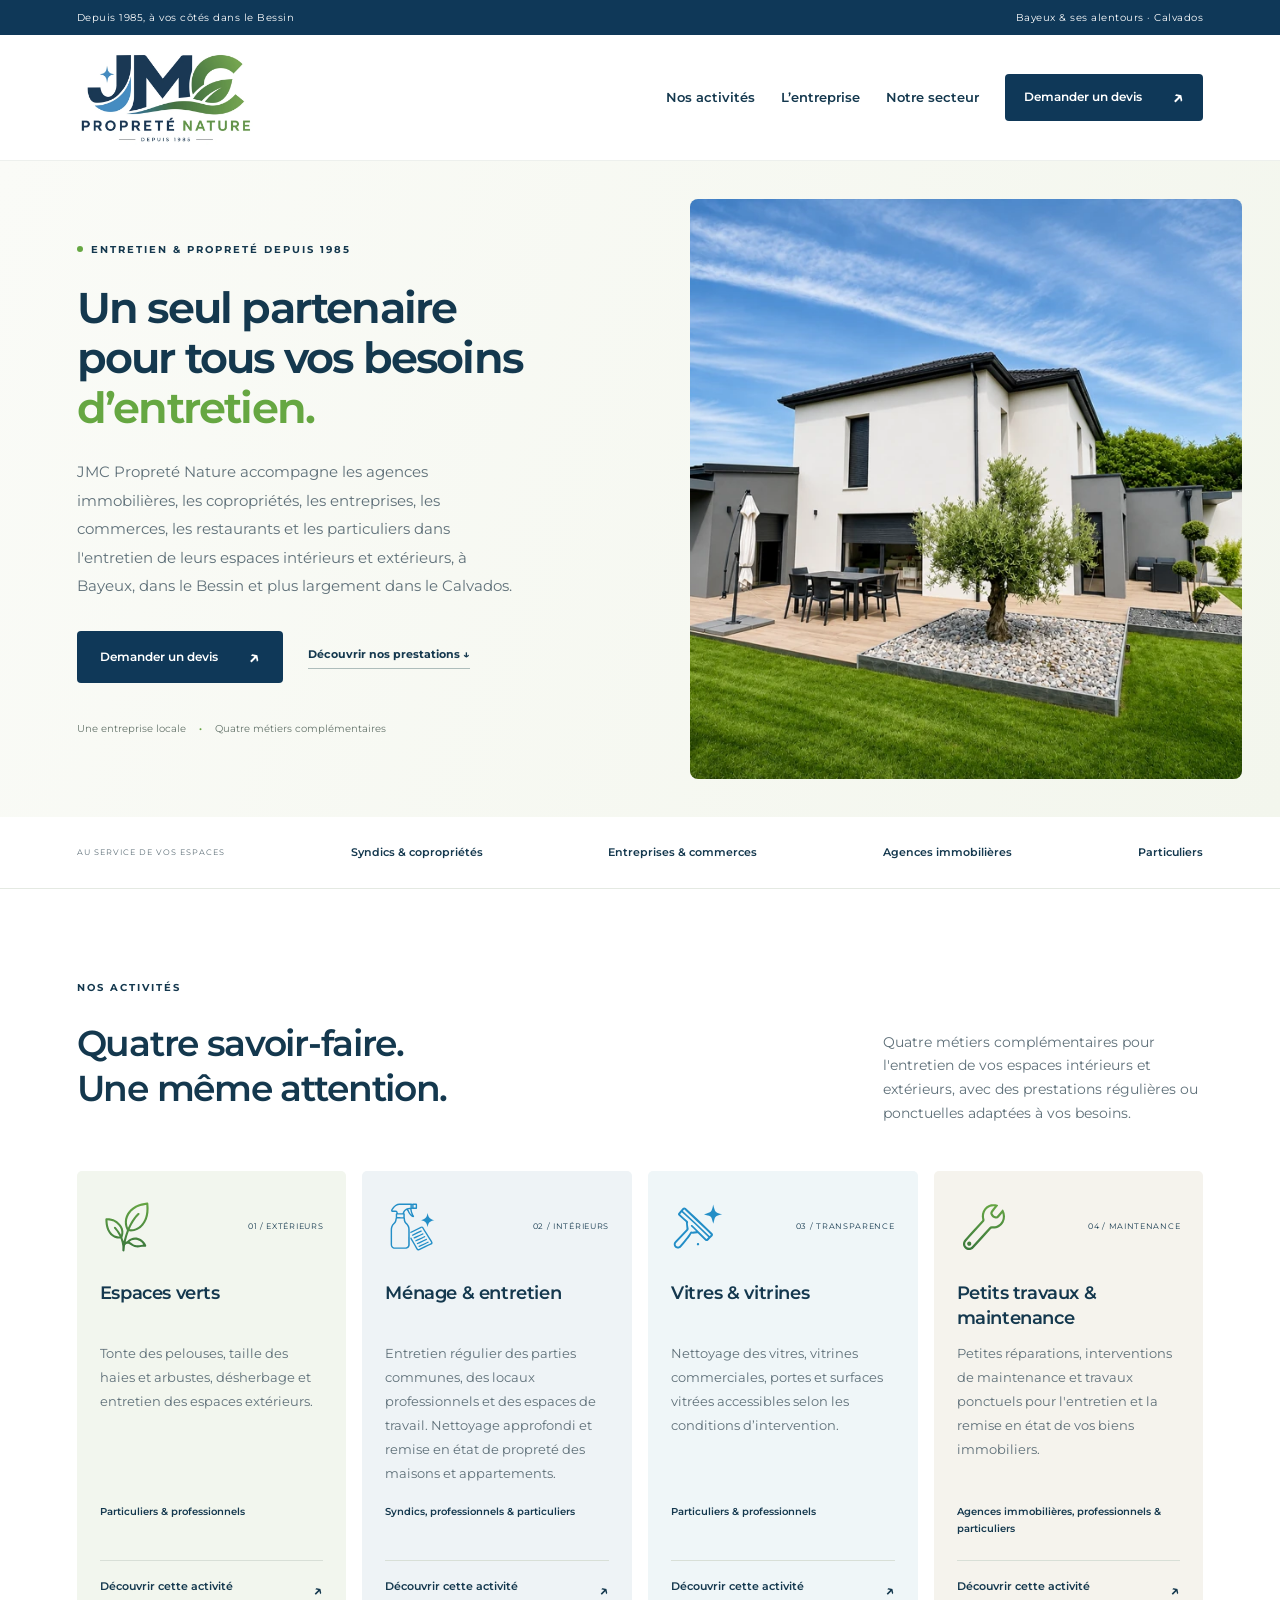
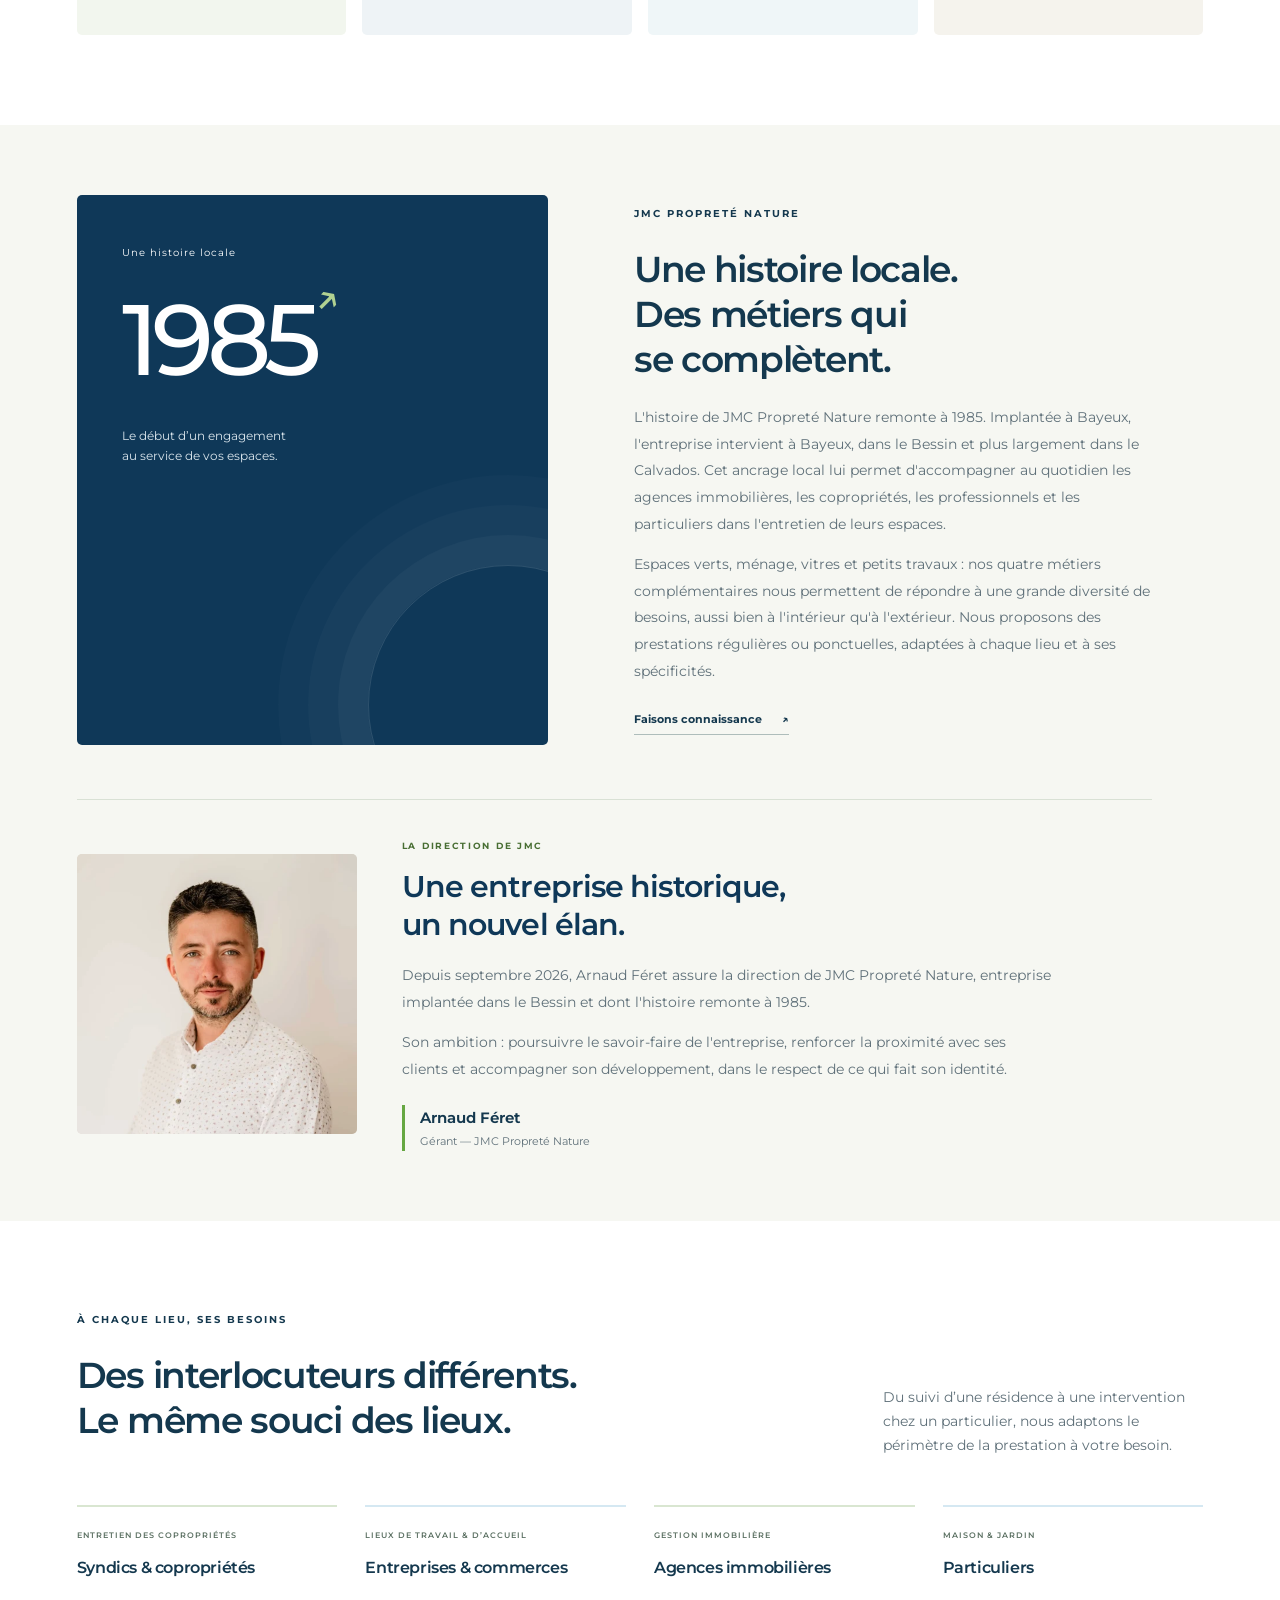
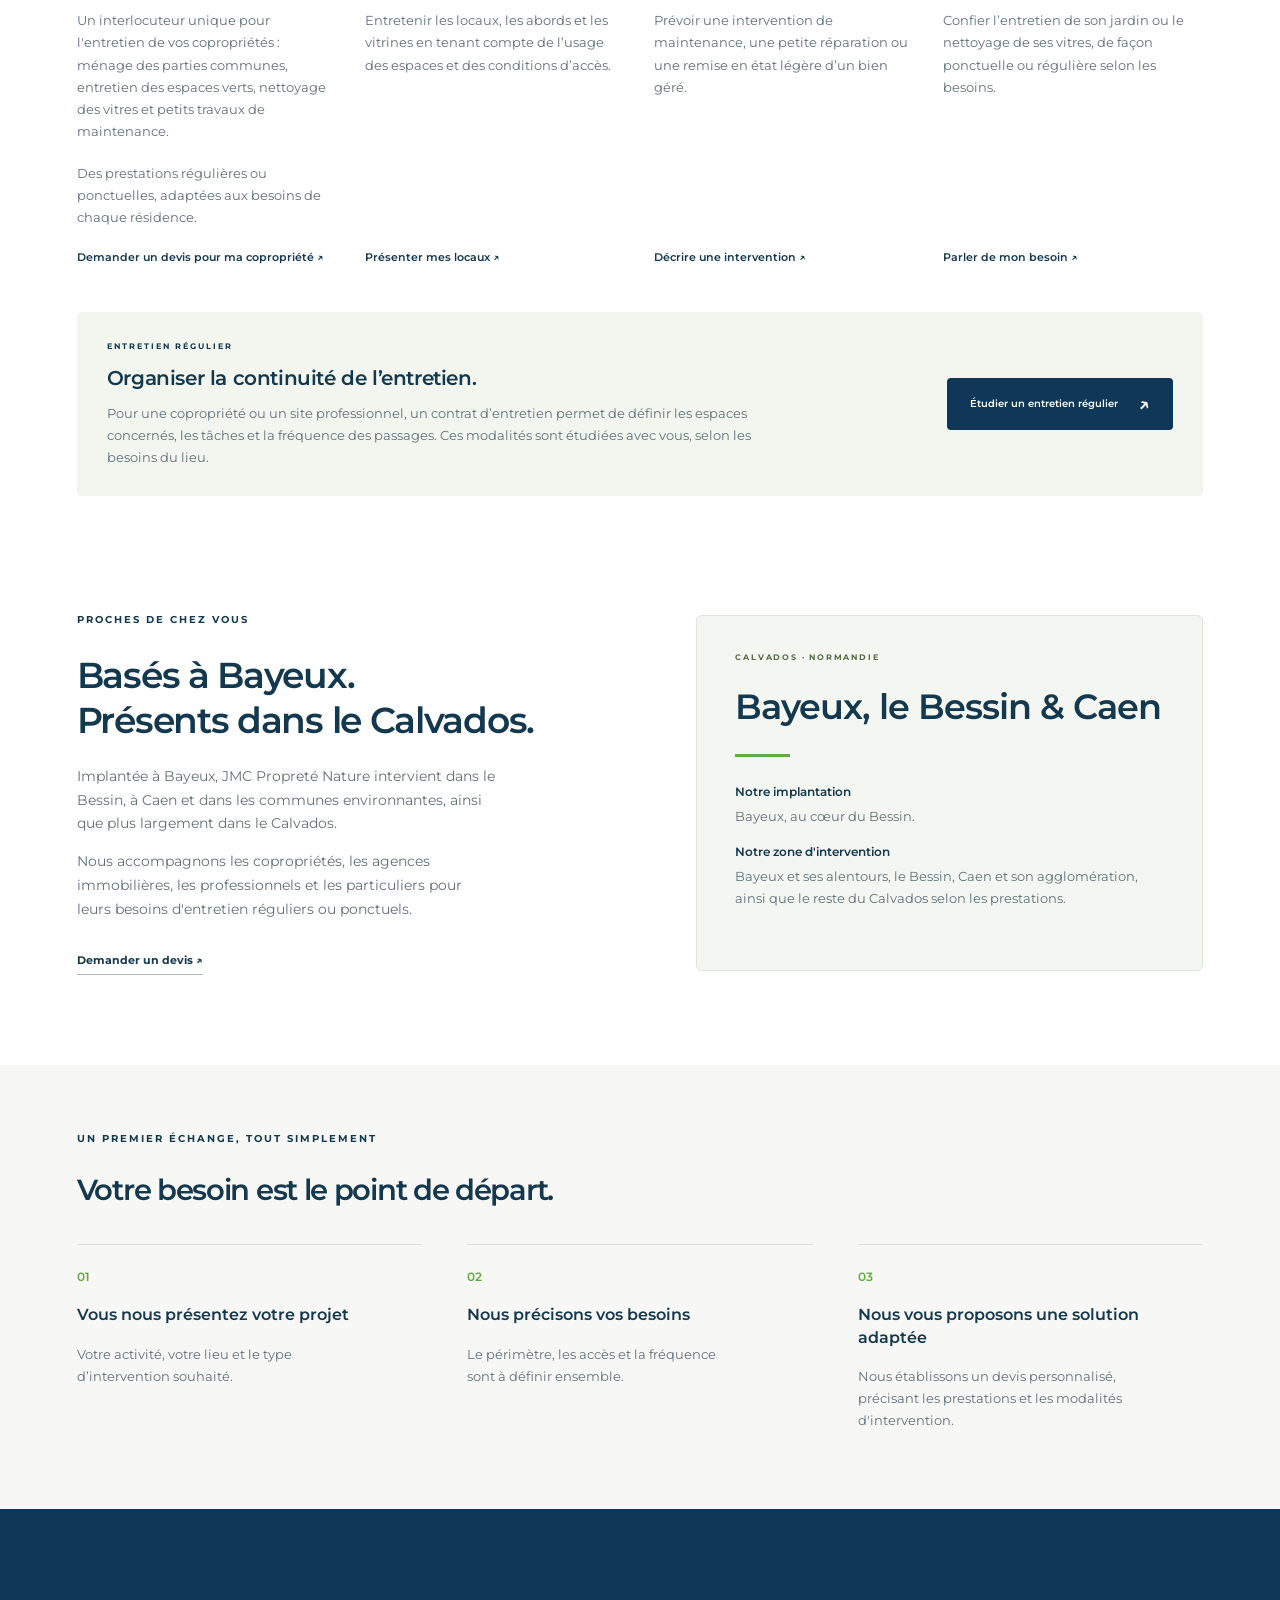
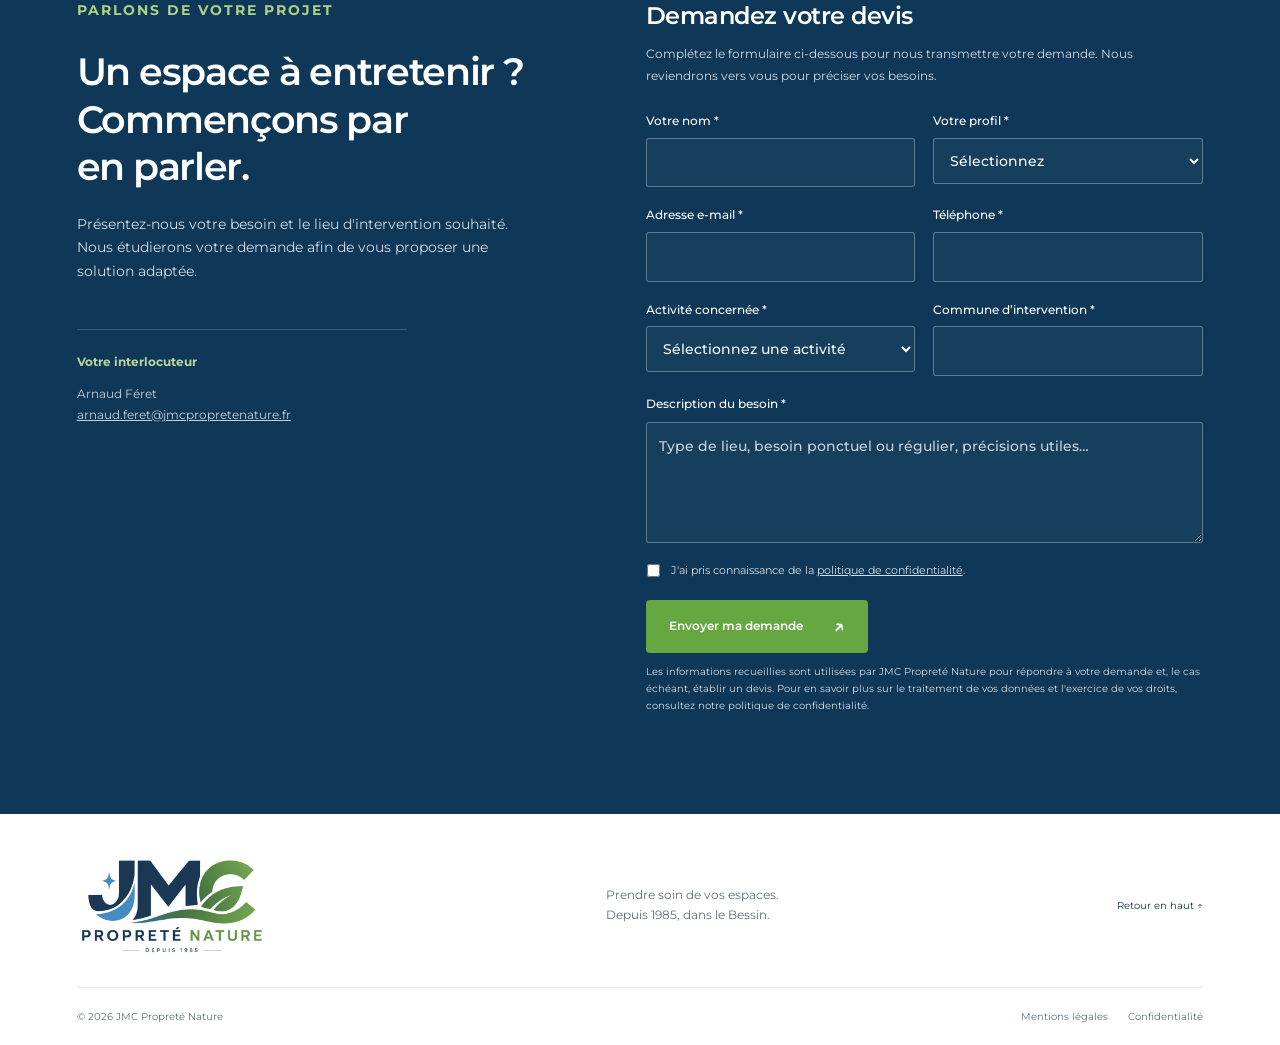
<file: index.html>
<!doctype html>
<html lang="fr"><head><meta charset="utf-8"><meta name="viewport" content="width=device-width,initial-scale=1"><title>Nettoyage et espaces verts à Bayeux | JMC Propreté Nature</title><meta name="description" content="Entreprise de nettoyage à Bayeux : entretien d’espaces verts, ménage de copropriétés et nettoyage de vitres. Interventions dans le Bessin et le Calvados."><meta name="theme-color" content="#0F3858"><link rel="icon" href="assets/favicon.png" type="image/png"><link rel="canonical" href="https://jmcpropretenature.fr/"><meta property="og:title" content="JMC Propreté Nature — Bayeux & le Bessin"><meta property="og:description" content="Des espaces entretenus. Des lieux valorisés. Depuis 1985, pour les copropriétés, professionnels et particuliers."><meta property="og:type" content="website"><meta property="og:locale" content="fr_FR"><link rel="stylesheet" href="style.css"></head>
<body><a class="skip" href="#contenu">Aller au contenu</a><div class="topline">Depuis 1985, à vos côtés dans le Bessin <span>Bayeux & ses alentours · Calvados</span></div><header><a class="brand" href="./" aria-label="JMC Propreté Nature, accueil"><img src="assets/logo-jmc.webp" alt="JMC Propreté Nature — Depuis 1985" width="640" height="348"></a><button class="menu" aria-expanded="false" aria-controls="navigation">Menu ☰</button><nav id="navigation" aria-label="Navigation principale"><a href="#expertises">Nos activités</a><a href="#entreprise">L’entreprise</a><a href="#secteur">Notre secteur</a><a class="button small" href="#contact">Demander un devis <span>↗</span></a></nav></header>
<main id="contenu"><section class="hero"><div class="hero-copy"><p class="eyebrow"><i></i> ENTRETIEN & PROPRETÉ DEPUIS 1985</p><h1 class="hero-title-partner"><span class="hero-title-mobile-line">Un seul</span> <span class="hero-title-mobile-line">partenaire<br> pour</span> <span class="hero-title-mobile-line">tous vos besoins</span><br> <em class="hero-title-mobile-line">d’entretien.</em></h1><p class="intro">JMC Propreté Nature accompagne les agences immobilières, les copropriétés, les entreprises, les commerces, les restaurants et les particuliers dans l'entretien de leurs espaces intérieurs et extérieurs, à Bayeux, dans le Bessin et plus largement dans le Calvados.</p><div class="actions"><a class="button" href="#contact">Demander un devis <span>↗</span></a><a class="text-link" href="#expertises">Découvrir nos prestations ↓</a></div><div class="hero-meta"><span>Une entreprise locale</span><b>·</b><span>Quatre métiers complémentaires</span></div></div><div class="hero-art hero-house"><img src="assets/maison-jardin-1448.webp" srcset="assets/maison-jardin-900.webp 900w, assets/maison-jardin-1448.webp 1448w" sizes="(max-width:700px) 88vw, 47vw" alt="Maison contemporaine avec terrasse, pelouse et massifs paysagers" width="1448" height="1086" fetchpriority="high" decoding="async"></div></section>
<div class="audiences"><span>AU SERVICE DE VOS ESPACES</span><p>Syndics & copropriétés</p><p>Entreprises & commerces</p><p>Agences immobilières</p><p>Particuliers</p></div>
<section id="expertises" class="section"><div class="section-head"><div><p class="eyebrow">NOS ACTIVITÉS</p><h2>Quatre savoir-faire.<br>Une même attention.</h2></div><p>Quatre métiers complémentaires pour l'entretien de vos espaces intérieurs et extérieurs, avec des prestations régulières ou ponctuelles adaptées à vos besoins.</p></div><div class="services">
<article class="service green"><div class="service-top"><img class="service-icon" src="assets/espaces-verts.svg" alt="" width="54" height="54" loading="lazy"><small>01 / EXTÉRIEURS</small></div><h3>Espaces verts</h3><p>Tonte des pelouses, taille des haies et arbustes, désherbage et entretien des espaces extérieurs.</p><p class="for">Particuliers & professionnels</p><details><summary>Découvrir cette activité <span>↗</span></summary><div><p>L’entretien de vos espaces verts s’envisage selon la configuration de votre terrain, son usage et la saison.</p><p>Présentez-nous votre jardin ou vos abords professionnels et la fréquence d’entretien souhaitée. Nous pourrons préciser ensemble les interventions adaptées.</p><a href="#contact" data-service="Espaces verts">Parlons de vos extérieurs →</a></div></details></article>
<article class="service blue"><div class="service-top"><img class="service-icon" src="assets/nettoyage.svg" alt="" width="54" height="54" loading="lazy"><small>02 / INTÉRIEURS</small></div><h3>Ménage & entretien</h3><p>Entretien régulier des parties communes, des locaux professionnels et des espaces de travail. Nettoyage approfondi et remise en état de propreté des maisons et appartements.</p><p class="for">Syndics, professionnels & particuliers</p><details><summary>Découvrir cette activité <span>↗</span></summary><div><p>Du nettoyage régulier d'une copropriété à la remise en état d'un logement, nous intervenons selon vos besoins.</p><p>Location saisonnière ou Airbnb, déménagement, fin de location, après travaux ou avant une mise en vente : nous réalisons des prestations de nettoyage adaptées à chaque situation, pour rendre les lieux propres et prêts à être utilisés.</p><a href="#contact" data-service="Ménage et entretien">Parlons de vos besoins de nettoyage →</a></div></details></article>
<article class="service sky"><div class="service-top"><img class="service-icon" src="assets/vitres.svg" alt="" width="54" height="54" loading="lazy"><small>03 / TRANSPARENCE</small></div><h3>Vitres & vitrines</h3><p>Nettoyage des vitres, vitrines commerciales, portes et surfaces vitrées accessibles selon les conditions d’intervention.</p><p class="for">Particuliers & professionnels</p><details><summary>Découvrir cette activité <span>↗</span></summary><div><p>Fenêtres de votre habitation, vitrines de commerce ou vitrages de locaux professionnels : faites-nous part de votre besoin de nettoyage.</p><p>Le nombre de vitrages, leurs dimensions et leurs conditions d’accès permettront de préciser la prestation.</p><a href="#contact" data-service="Vitres et vitrines">Parlons de vos vitrages →</a></div></details></article>
<article class="service sand"><div class="service-top"><img class="service-icon" src="assets/petits-travaux.svg" alt="" width="54" height="54" loading="lazy"><small>04 / MAINTENANCE</small></div><h3>Petits travaux & maintenance</h3><p>Petites réparations, interventions de maintenance et travaux ponctuels pour l'entretien et la remise en état de vos biens immobiliers.</p><p class="for">Agences immobilières, professionnels & particuliers</p><details><summary>Découvrir cette activité <span>↗</span></summary><div><p>Un store à réparer, un plafond à reprendre, une porte à ajuster ou de petites dégradations à remettre en état ?</p><p>JMC Propreté Nature intervient pour réaliser différents travaux d'entretien et de réparation, notamment dans les logements, les parties communes et les locaux professionnels.</p><p>Qu'il s'agisse de préparer un bien avant une nouvelle location, de résoudre un problème signalé par un occupant ou d'assurer l'entretien courant d'un bâtiment, nous étudions vos besoins pour vous proposer une intervention adaptée.</p><a href="#contact" data-service="Petits travaux et maintenance">Parlons de vos travaux →</a></div></details></article></div></section>
<section id="entreprise" class="about"><div class="since"><span>Une histoire locale</span><strong>1985<span>↗</span></strong><p>Le début d’un engagement<br>au service de vos espaces.</p><div class="rings"></div></div><div class="about-copy"><p class="eyebrow">JMC PROPRETÉ NATURE</p><h2>Une histoire locale.<br>Des métiers qui<br>se complètent.</h2><p>L'histoire de JMC Propreté Nature remonte à 1985. Implantée à Bayeux, l'entreprise intervient à Bayeux, dans le Bessin et plus largement dans le Calvados. Cet ancrage local lui permet d'accompagner au quotidien les agences immobilières, les copropriétés, les professionnels et les particuliers dans l'entretien de leurs espaces.</p><p>Espaces verts, ménage, vitres et petits travaux : nos quatre métiers complémentaires nous permettent de répondre à une grande diversité de besoins, aussi bien à l'intérieur qu'à l'extérieur. Nous proposons des prestations régulières ou ponctuelles, adaptées à chaque lieu et à ses spécificités.</p><a class="text-link" href="#contact">Faisons connaissance <span>↗</span></a></div><article class="director" aria-labelledby="director-title"><figure class="director-portrait"><img src="assets/arnaud-feret-800.webp" srcset="assets/arnaud-feret-480.webp 480w, assets/arnaud-feret-800.webp 800w" sizes="(max-width:700px) 230px, 280px" alt="Portrait d’Arnaud Féret, gérant de JMC Propreté Nature" width="800" height="800" loading="lazy" decoding="async"></figure><div class="director-copy"><p class="eyebrow">LA DIRECTION DE JMC</p><h3 id="director-title">Une entreprise historique,<br>un nouvel élan.</h3><p>Depuis septembre 2026, Arnaud Féret assure la direction de JMC Propreté Nature, entreprise implantée dans le Bessin et dont l'histoire remonte à 1985.</p><p>Son ambition : poursuivre le savoir-faire de l'entreprise, renforcer la proximité avec ses clients et accompagner son développement, dans le respect de ce qui fait son identité.</p><div class="director-signature"><strong>Arnaud Féret</strong><span>Gérant — JMC Propreté Nature</span></div></div></article></section>
<section id="clienteles" class="section clients"><div class="section-head"><div><p class="eyebrow">À CHAQUE LIEU, SES BESOINS</p><h2>Des interlocuteurs différents.<br>Le même souci des lieux.</h2></div><p>Du suivi d’une résidence à une intervention chez un particulier, nous adaptons le périmètre de la prestation à votre besoin.</p></div><div class="client-grid"><article><span class="client-label">ENTRETIEN DES COPROPRIÉTÉS</span><h3>Syndics & copropriétés</h3><p>Un interlocuteur unique pour l'entretien de vos copropriétés : ménage des parties communes, entretien des espaces verts, nettoyage des vitres et petits travaux de maintenance.</p><p>Des prestations régulières ou ponctuelles, adaptées aux besoins de chaque résidence.</p><a href="#contact" data-profile="Syndic de copropriété">Demander un devis pour ma copropriété ↗</a></article><article><span class="client-label">LIEUX DE TRAVAIL & D’ACCUEIL</span><h3>Entreprises & commerces</h3><p>Entretenir les locaux, les abords et les vitrines en tenant compte de l’usage des espaces et des conditions d’accès.</p><a href="#contact" data-profile="Professionnel">Présenter mes locaux ↗</a></article><article><span class="client-label">GESTION IMMOBILIÈRE</span><h3>Agences immobilières</h3><p>Prévoir une intervention de maintenance, une petite réparation ou une remise en état légère d’un bien géré.</p><a href="#contact" data-profile="Agence immobilière">Décrire une intervention ↗</a></article><article><span class="client-label">MAISON & JARDIN</span><h3>Particuliers</h3><p>Confier l’entretien de son jardin ou le nettoyage de ses vitres, de façon ponctuelle ou régulière selon les besoins.</p><a href="#contact" data-profile="Particulier">Parler de mon besoin ↗</a></article></div><div class="recurring"><div><span class="eyebrow">ENTRETIEN RÉGULIER</span><h3>Organiser la continuité de l’entretien.</h3><p>Pour une copropriété ou un site professionnel, un contrat d’entretien permet de définir les espaces concernés, les tâches et la fréquence des passages. Ces modalités sont étudiées avec vous, selon les besoins du lieu.</p></div><a class="button" href="#contact" data-frequency="Je souhaite étudier un contrat d’entretien régulier.">Étudier un entretien régulier <span>↗</span></a></div></section>
<section id="secteur" class="section area"><div><p class="eyebrow">PROCHES DE CHEZ VOUS</p><h2>Basés à Bayeux.<br>Présents dans le Calvados.</h2><p>Implantée à Bayeux, JMC Propreté Nature intervient dans le Bessin, à Caen et dans les communes environnantes, ainsi que plus largement dans le Calvados.</p><p>Nous accompagnons les copropriétés, les agences immobilières, les professionnels et les particuliers pour leurs besoins d'entretien réguliers ou ponctuels.</p><a href="#contact" class="text-link">Demander un devis ↗</a></div><div class="sector-panel"><span class="eyebrow">CALVADOS · NORMANDIE</span><h3>Bayeux, le Bessin &amp; Caen</h3><div class="sector-line"></div><dl><div><dt>Notre implantation</dt><dd>Bayeux, au cœur du Bessin.</dd></div><div><dt>Notre zone d'intervention</dt><dd>Bayeux et ses alentours, le Bessin, Caen et son agglomération, ainsi que le reste du Calvados selon les prestations.</dd></div></dl></div></section>
<section class="process section"><div><p class="eyebrow">UN PREMIER ÉCHANGE, TOUT SIMPLEMENT</p><h2>Votre besoin est le point de départ.</h2></div><div class="steps"><article><span>01</span><h3>Vous nous présentez votre projet</h3><p>Votre activité, votre lieu et le type d’intervention souhaité.</p></article><article><span>02</span><h3>Nous précisons vos besoins</h3><p>Le périmètre, les accès et la fréquence sont à définir ensemble.</p></article><article><span>03</span><h3>Nous vous proposons une solution adaptée</h3><p>Nous établissons un devis personnalisé, précisant les prestations et les modalités d'intervention.</p></article></div></section>
<section id="contact" class="contact section"><div><p class="eyebrow">PARLONS DE VOTRE PROJET</p><h2>Un espace à entretenir ?<br>Commençons par<br>en parler.</h2><p>Présentez-nous votre besoin et le lieu d'intervention souhaité. Nous étudierons votre demande afin de vous proposer une solution adaptée.</p><div class="contact-note"><strong>Votre interlocuteur</strong><p>Arnaud Féret<br><a href="mailto:arnaud.feret@jmcpropretenature.fr">arnaud.feret@jmcpropretenature.fr</a></p></div></div><form id="contact-form" action="contact.php" method="post"><h3 class="contact-form-title">Demandez votre devis</h3><p class="contact-form-intro">Complétez le formulaire ci-dessous pour nous transmettre votre demande. Nous reviendrons vers vous pour préciser vos besoins.</p><div class="form-trap" aria-hidden="true"><label>Votre site internet<input type="text" name="website" tabindex="-1" autocomplete="off"></label></div><div class="form-grid"><label>Votre nom *<input name="nom" maxlength="50" autocomplete="name" required></label><label>Votre profil *<select name="profil" required><option value="">Sélectionnez</option><option>Particulier</option><option>Professionnel</option><option>Syndic de copropriété</option><option>Agence immobilière</option></select></label><label>Adresse e-mail *<input name="email" maxlength="254" type="email" autocomplete="email" required></label><label>Téléphone *<input name="telephone" maxlength="60" type="tel" autocomplete="tel" required></label><label>Activité concernée *<select name="activite" required><option value="">Sélectionnez une activité</option><option>Espaces verts</option><option>Ménage et entretien</option><option>Vitres et vitrines</option><option>Petits travaux et maintenance</option><option>Plusieurs activités</option></select></label><label>Commune d’intervention *<input name="commune" maxlength="60" autocomplete="address-level2" required></label></div><label>Description du besoin *<textarea name="message" maxlength="3000" rows="4" required placeholder="Type de lieu, besoin ponctuel ou régulier, précisions utiles…"></textarea></label><label class="check"><input type="checkbox" name="consentement" value="1" required> <span>J'ai pris connaissance de la <a href="confidentialite.html">politique de confidentialité</a>.</span></label><button class="button" type="submit">Envoyer ma demande <span>↗</span></button><p class="fine">Les informations recueillies sont utilisées par JMC Propreté Nature pour répondre à votre demande et, le cas échéant, établir un devis. Pour en savoir plus sur le traitement de vos données et l'exercice de vos droits, consultez notre <a href="confidentialite.html">politique de confidentialité</a>.</p><div id="form-result" role="status" aria-live="polite" tabindex="-1" hidden></div><noscript><p>JavaScript est nécessaire pour utiliser ce formulaire sécurisé. Vous pouvez aussi nous écrire à arnaud.feret@jmcpropretenature.fr.</p></noscript></form></section></main>
<footer><div class="footer-main"><a class="brand" href="./"><img src="assets/logo-jmc.webp" alt="JMC Propreté Nature — Depuis 1985" width="640" height="348"></a><p>Prendre soin de vos espaces.<br>Depuis 1985, dans le Bessin.</p><a href="#contenu">Retour en haut ↑</a></div><div class="footer-bottom"><span>© 2026 JMC Propreté Nature</span><div><a href="mentions-legales.html">Mentions légales</a><a href="confidentialite.html">Confidentialité</a></div></div></footer><script src="script.js"></script></body></html>
</file>
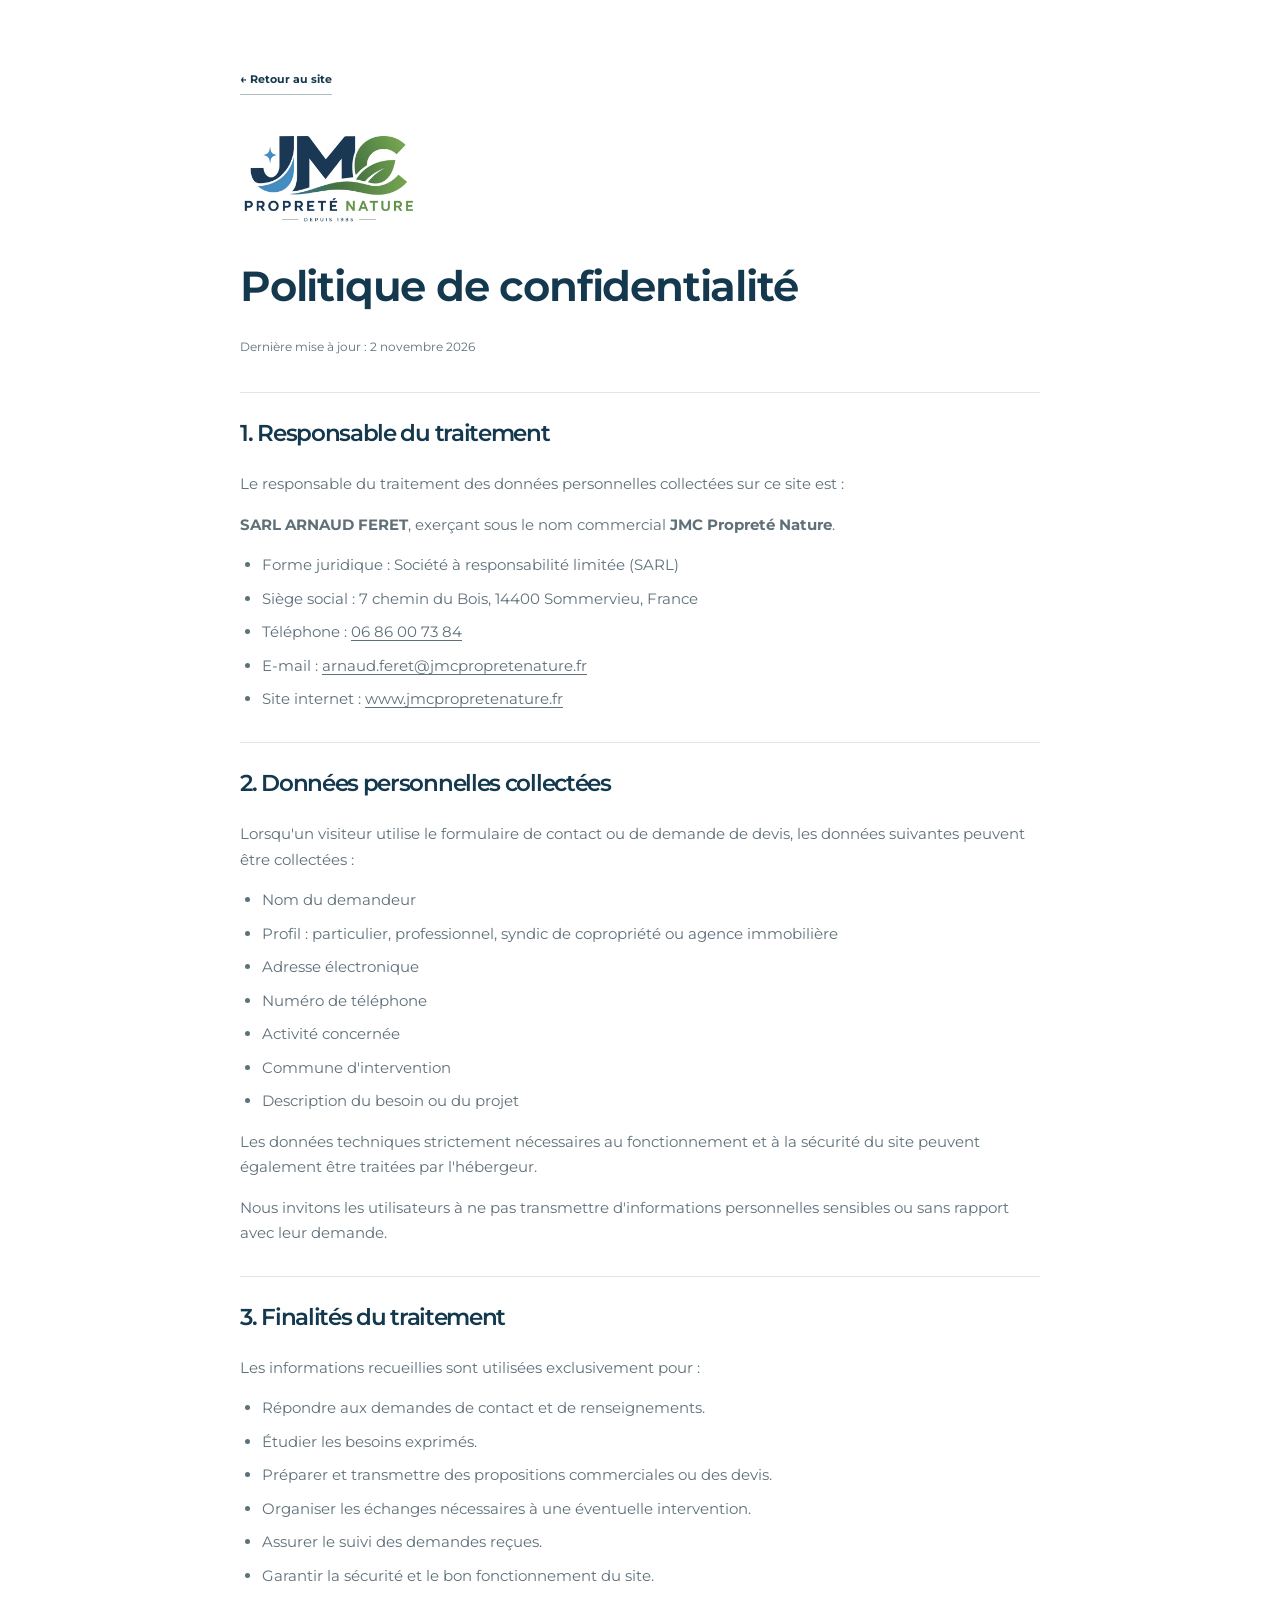
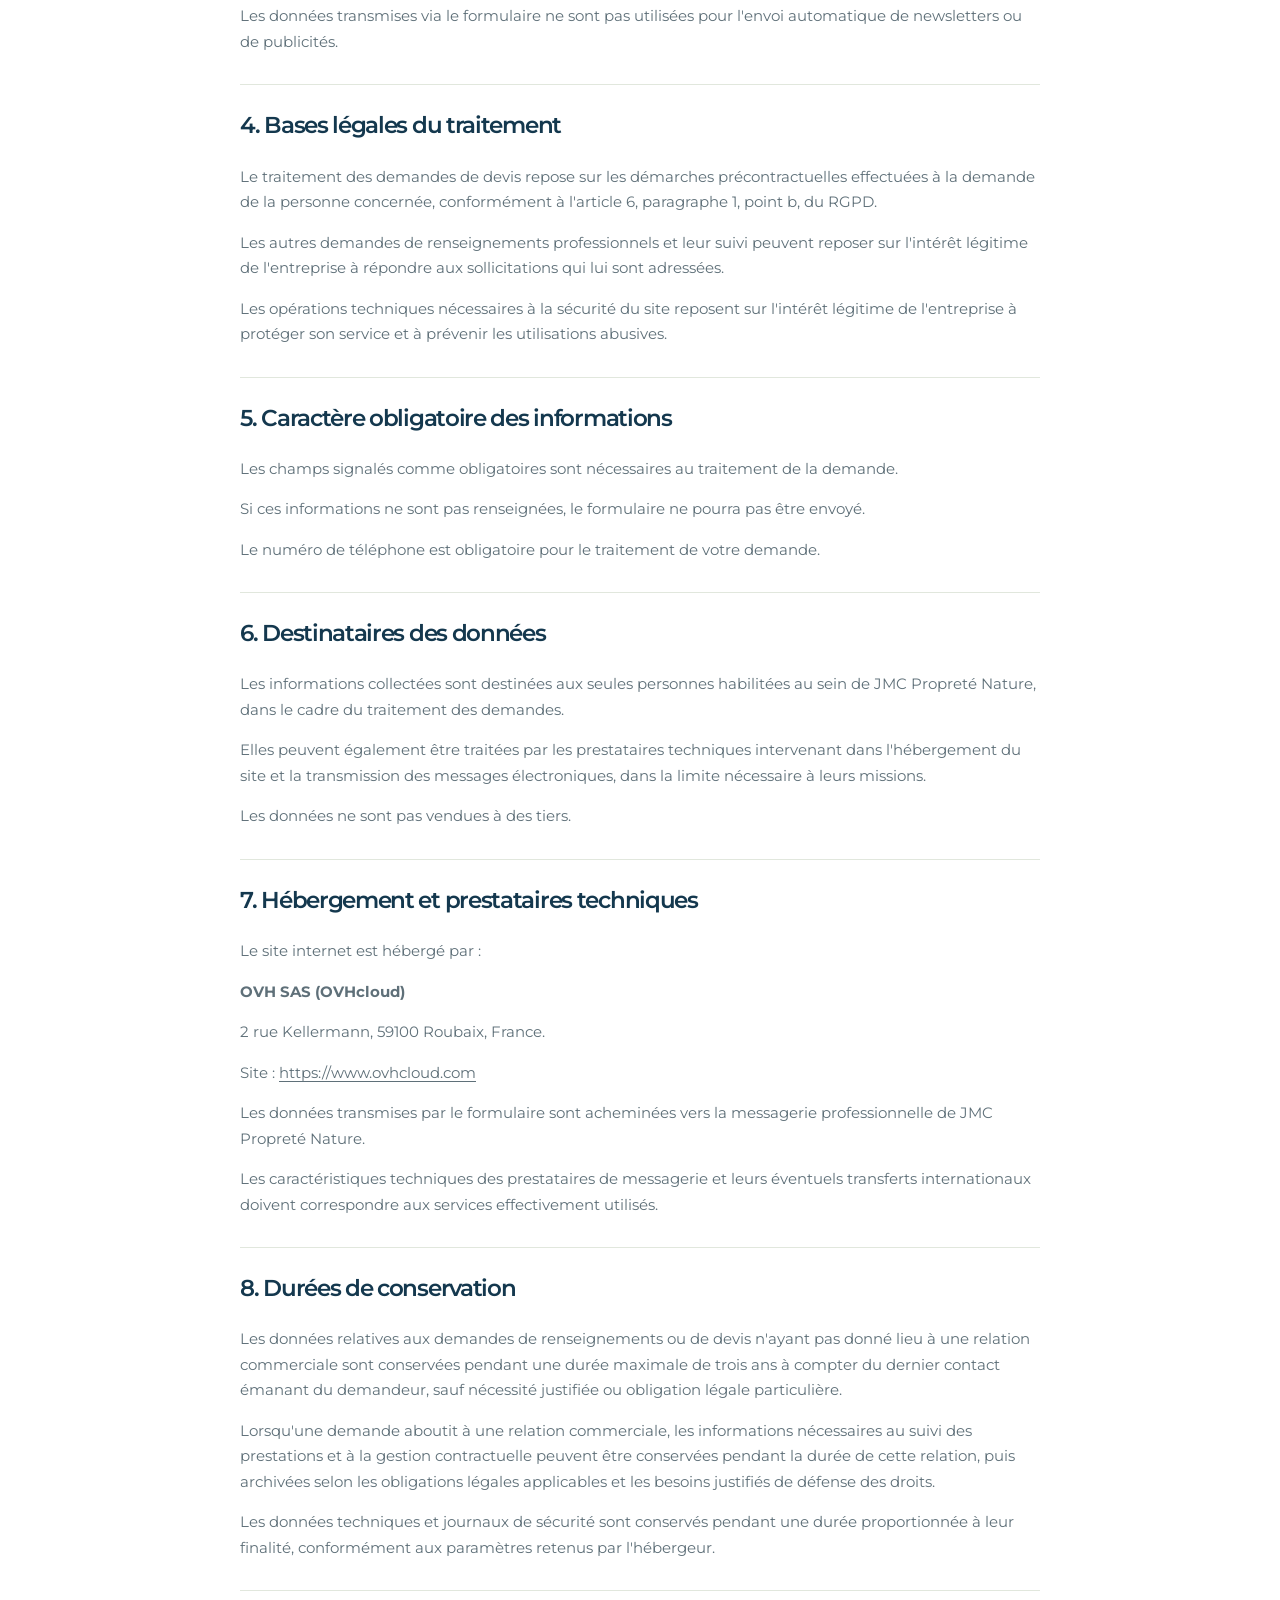
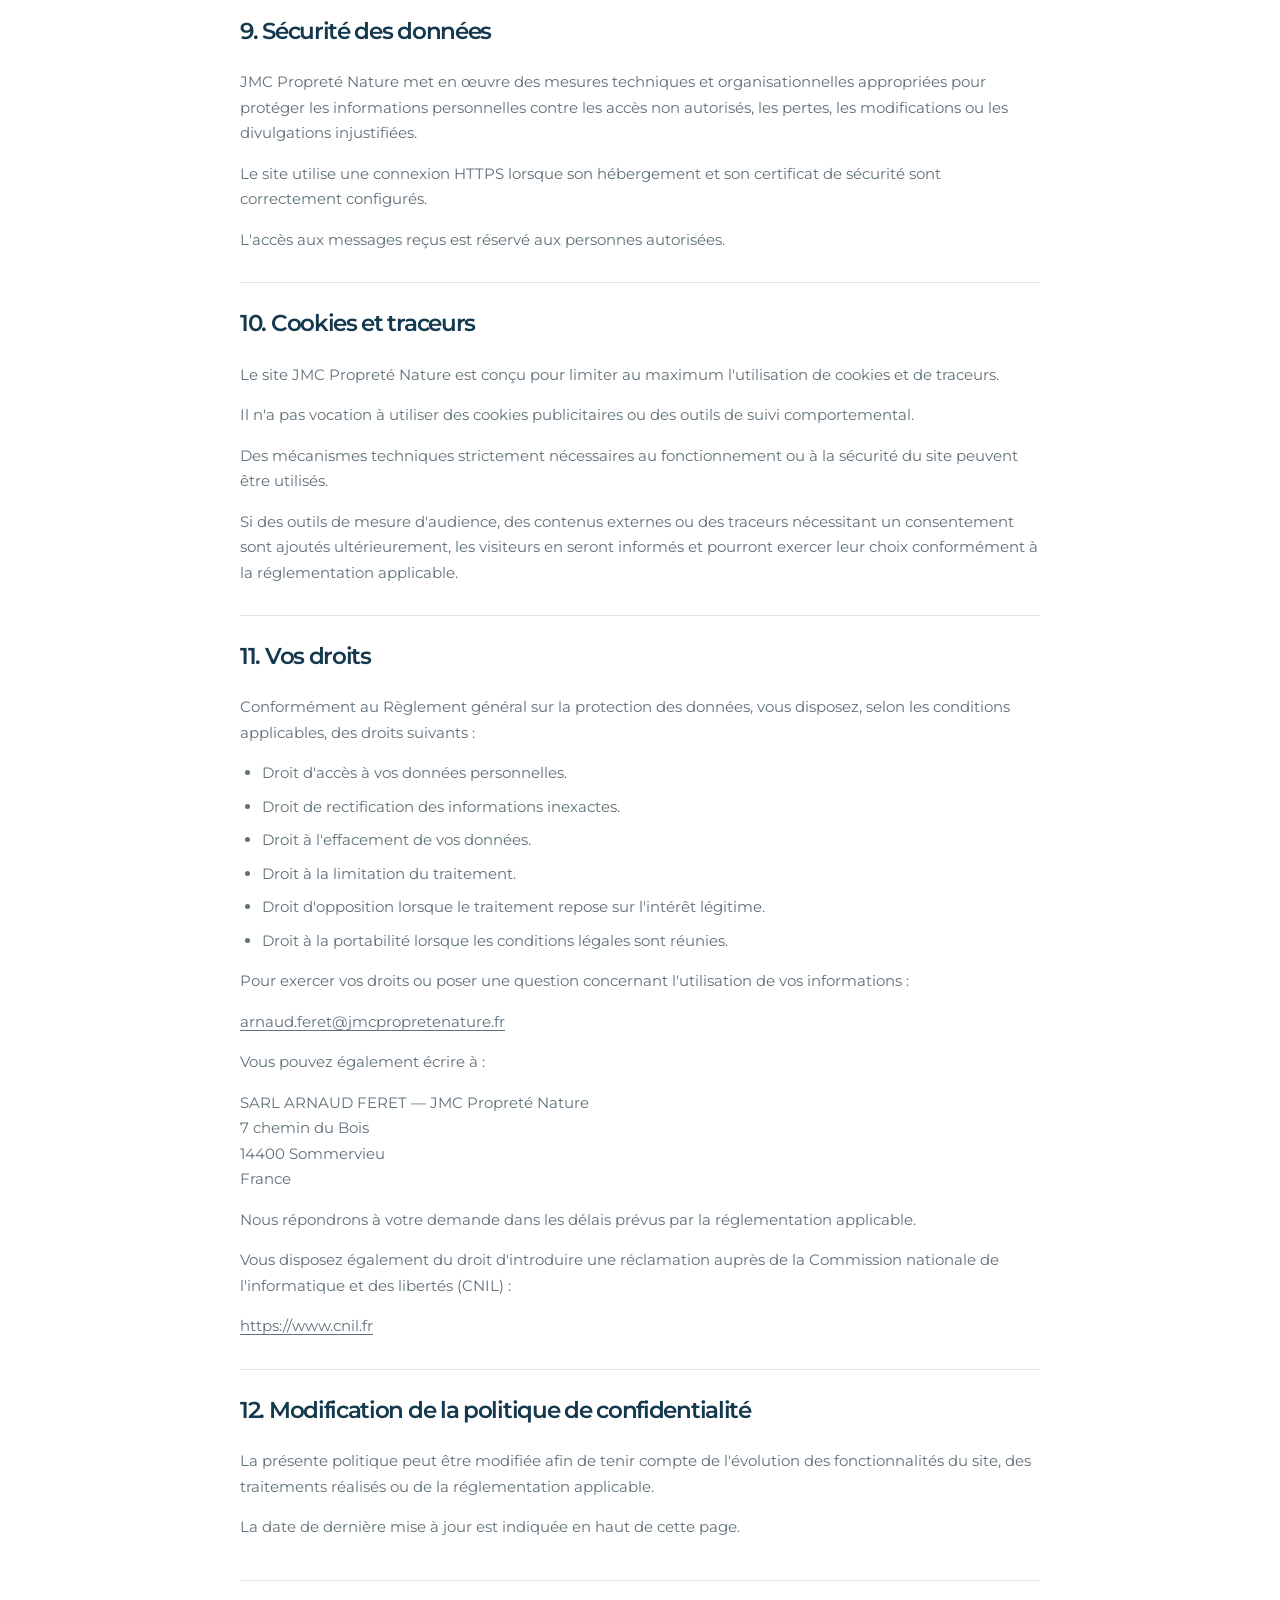
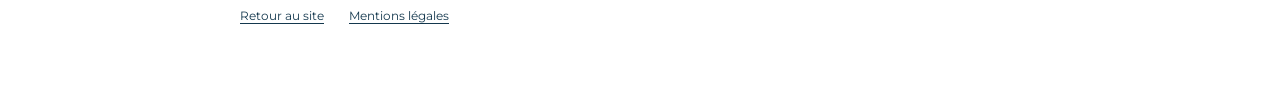
<file: confidentialite.html>
<!doctype html><html lang="fr"><head><meta charset="utf-8"><meta name="viewport" content="width=device-width,initial-scale=1"><meta name="theme-color" content="#0F3858"><title>Politique de confidentialité | JMC Propreté Nature</title><meta name="description" content="Données personnelles, demandes de devis et droits des utilisateurs du site JMC Propreté Nature."><link rel="icon" href="assets/favicon.png" type="image/png"><link rel="canonical" href="https://jmcpropretenature.fr/confidentialite.html"><link rel="stylesheet" href="style.css"><style>.legal .brand{display:flex;width:200px;margin:35px 0}.legal h1{font-size:clamp(30px,6vw,42px);letter-spacing:-1.2px}.legal h2{padding-top:24px;margin-top:30px;border-top:1px solid #e1e7dd;font-size:23px;line-height:1.4}.legal a:not(.brand):not(.text-link){text-decoration:underline;text-underline-offset:3px;overflow-wrap:anywhere}.legal li{margin:8px 0;color:var(--muted)}.legal ul{padding-left:22px}.legal .legal-date{font-size:12px;color:var(--muted);margin-bottom:35px}.legal .mediator-pending{background:#f2f6ee;border-left:3px solid #66A742;padding:18px;color:#0F3858;border-radius:3px}.legal-footer{border-top:1px solid #e1e7dd;padding-top:25px;margin-top:40px;display:flex;gap:25px;font-size:12px;flex-wrap:wrap}@media(max-width:700px){.legal{padding:35px 6%}.legal h2{font-size:21px}.legal .brand{width:175px}}</style></head><body><main class="legal"><a class="text-link" href="index.html">← Retour au site</a><a class="brand" href="index.html"><img src="assets/logo-jmc.webp" alt="JMC Propreté Nature — Depuis 1985" width="640" height="348"></a><h1>Politique de confidentialité</h1><p class="legal-date">Dernière mise à jour : 2 novembre 2026</p><h2>1. Responsable du traitement</h2><p>Le responsable du traitement des données personnelles collectées sur ce site est :</p><p><strong>SARL ARNAUD FERET</strong>, exerçant sous le nom commercial <strong>JMC Propreté Nature</strong>.</p><ul><li>Forme juridique : Société à responsabilité limitée (SARL)</li><li>Siège social : 7 chemin du Bois, 14400 Sommervieu, France</li><li>Téléphone : <a href="tel:+33686007384">06 86 00 73 84</a></li><li>E-mail : <a href="mailto:arnaud.feret@jmcpropretenature.fr">arnaud.feret@jmcpropretenature.fr</a></li><li>Site internet : <a href="https://www.jmcpropretenature.fr/">www.jmcpropretenature.fr</a></li></ul><h2>2. Données personnelles collectées</h2><p>Lorsqu&#x27;un visiteur utilise le formulaire de contact ou de demande de devis, les données suivantes peuvent être collectées :</p><ul><li>Nom du demandeur</li><li>Profil : particulier, professionnel, syndic de copropriété ou agence immobilière</li><li>Adresse électronique</li><li>Numéro de téléphone</li><li>Activité concernée</li><li>Commune d&#x27;intervention</li><li>Description du besoin ou du projet</li></ul><p>Les données techniques strictement nécessaires au fonctionnement et à la sécurité du site peuvent également être traitées par l&#x27;hébergeur.</p><p>Nous invitons les utilisateurs à ne pas transmettre d&#x27;informations personnelles sensibles ou sans rapport avec leur demande.</p><h2>3. Finalités du traitement</h2><p>Les informations recueillies sont utilisées exclusivement pour :</p><ul><li>Répondre aux demandes de contact et de renseignements.</li><li>Étudier les besoins exprimés.</li><li>Préparer et transmettre des propositions commerciales ou des devis.</li><li>Organiser les échanges nécessaires à une éventuelle intervention.</li><li>Assurer le suivi des demandes reçues.</li><li>Garantir la sécurité et le bon fonctionnement du site.</li></ul><p>Les données transmises via le formulaire ne sont pas utilisées pour l&#x27;envoi automatique de newsletters ou de publicités.</p><h2>4. Bases légales du traitement</h2><p>Le traitement des demandes de devis repose sur les démarches précontractuelles effectuées à la demande de la personne concernée, conformément à l&#x27;article 6, paragraphe 1, point b, du RGPD.</p><p>Les autres demandes de renseignements professionnels et leur suivi peuvent reposer sur l&#x27;intérêt légitime de l&#x27;entreprise à répondre aux sollicitations qui lui sont adressées.</p><p>Les opérations techniques nécessaires à la sécurité du site reposent sur l&#x27;intérêt légitime de l&#x27;entreprise à protéger son service et à prévenir les utilisations abusives.</p><h2>5. Caractère obligatoire des informations</h2><p>Les champs signalés comme obligatoires sont nécessaires au traitement de la demande.</p><p>Si ces informations ne sont pas renseignées, le formulaire ne pourra pas être envoyé.</p><p>Le numéro de téléphone est obligatoire pour le traitement de votre demande.</p><h2>6. Destinataires des données</h2><p>Les informations collectées sont destinées aux seules personnes habilitées au sein de JMC Propreté Nature, dans le cadre du traitement des demandes.</p><p>Elles peuvent également être traitées par les prestataires techniques intervenant dans l&#x27;hébergement du site et la transmission des messages électroniques, dans la limite nécessaire à leurs missions.</p><p>Les données ne sont pas vendues à des tiers.</p><h2>7. Hébergement et prestataires techniques</h2><p>Le site internet est hébergé par :</p><p><strong>OVH SAS (OVHcloud)</strong></p><p>2 rue Kellermann, 59100 Roubaix, France.</p><p>Site : <a href="https://www.ovhcloud.com" target="_blank" rel="noopener noreferrer">https://www.ovhcloud.com</a></p><p>Les données transmises par le formulaire sont acheminées vers la messagerie professionnelle de JMC Propreté Nature.</p><p>Les caractéristiques techniques des prestataires de messagerie et leurs éventuels transferts internationaux doivent correspondre aux services effectivement utilisés.</p><h2>8. Durées de conservation</h2><p>Les données relatives aux demandes de renseignements ou de devis n&#x27;ayant pas donné lieu à une relation commerciale sont conservées pendant une durée maximale de trois ans à compter du dernier contact émanant du demandeur, sauf nécessité justifiée ou obligation légale particulière.</p><p>Lorsqu&#x27;une demande aboutit à une relation commerciale, les informations nécessaires au suivi des prestations et à la gestion contractuelle peuvent être conservées pendant la durée de cette relation, puis archivées selon les obligations légales applicables et les besoins justifiés de défense des droits.</p><p>Les données techniques et journaux de sécurité sont conservés pendant une durée proportionnée à leur finalité, conformément aux paramètres retenus par l&#x27;hébergeur.</p><h2>9. Sécurité des données</h2><p>JMC Propreté Nature met en œuvre des mesures techniques et organisationnelles appropriées pour protéger les informations personnelles contre les accès non autorisés, les pertes, les modifications ou les divulgations injustifiées.</p><p>Le site utilise une connexion HTTPS lorsque son hébergement et son certificat de sécurité sont correctement configurés.</p><p>L&#x27;accès aux messages reçus est réservé aux personnes autorisées.</p><h2>10. Cookies et traceurs</h2><p>Le site JMC Propreté Nature est conçu pour limiter au maximum l&#x27;utilisation de cookies et de traceurs.</p><p>Il n&#x27;a pas vocation à utiliser des cookies publicitaires ou des outils de suivi comportemental.</p><p>Des mécanismes techniques strictement nécessaires au fonctionnement ou à la sécurité du site peuvent être utilisés.</p><p>Si des outils de mesure d&#x27;audience, des contenus externes ou des traceurs nécessitant un consentement sont ajoutés ultérieurement, les visiteurs en seront informés et pourront exercer leur choix conformément à la réglementation applicable.</p><h2>11. Vos droits</h2><p>Conformément au Règlement général sur la protection des données, vous disposez, selon les conditions applicables, des droits suivants :</p><ul><li>Droit d&#x27;accès à vos données personnelles.</li><li>Droit de rectification des informations inexactes.</li><li>Droit à l&#x27;effacement de vos données.</li><li>Droit à la limitation du traitement.</li><li>Droit d&#x27;opposition lorsque le traitement repose sur l&#x27;intérêt légitime.</li><li>Droit à la portabilité lorsque les conditions légales sont réunies.</li></ul><p>Pour exercer vos droits ou poser une question concernant l&#x27;utilisation de vos informations :</p><p><a href="mailto:arnaud.feret@jmcpropretenature.fr">arnaud.feret@jmcpropretenature.fr</a></p><p>Vous pouvez également écrire à :</p><p>SARL ARNAUD FERET — JMC Propreté Nature<br>7 chemin du Bois<br>14400 Sommervieu<br>France</p><p>Nous répondrons à votre demande dans les délais prévus par la réglementation applicable.</p><p>Vous disposez également du droit d&#x27;introduire une réclamation auprès de la Commission nationale de l&#x27;informatique et des libertés (CNIL) :</p><p><a href="https://www.cnil.fr" target="_blank" rel="noopener noreferrer">https://www.cnil.fr</a></p><h2>12. Modification de la politique de confidentialité</h2><p>La présente politique peut être modifiée afin de tenir compte de l&#x27;évolution des fonctionnalités du site, des traitements réalisés ou de la réglementation applicable.</p><p>La date de dernière mise à jour est indiquée en haut de cette page.</p><div class="legal-footer" role="navigation" aria-label="Liens de bas de page"><a href="index.html">Retour au site</a><a href="mentions-legales.html">Mentions légales</a></div></main></body></html>
</file>
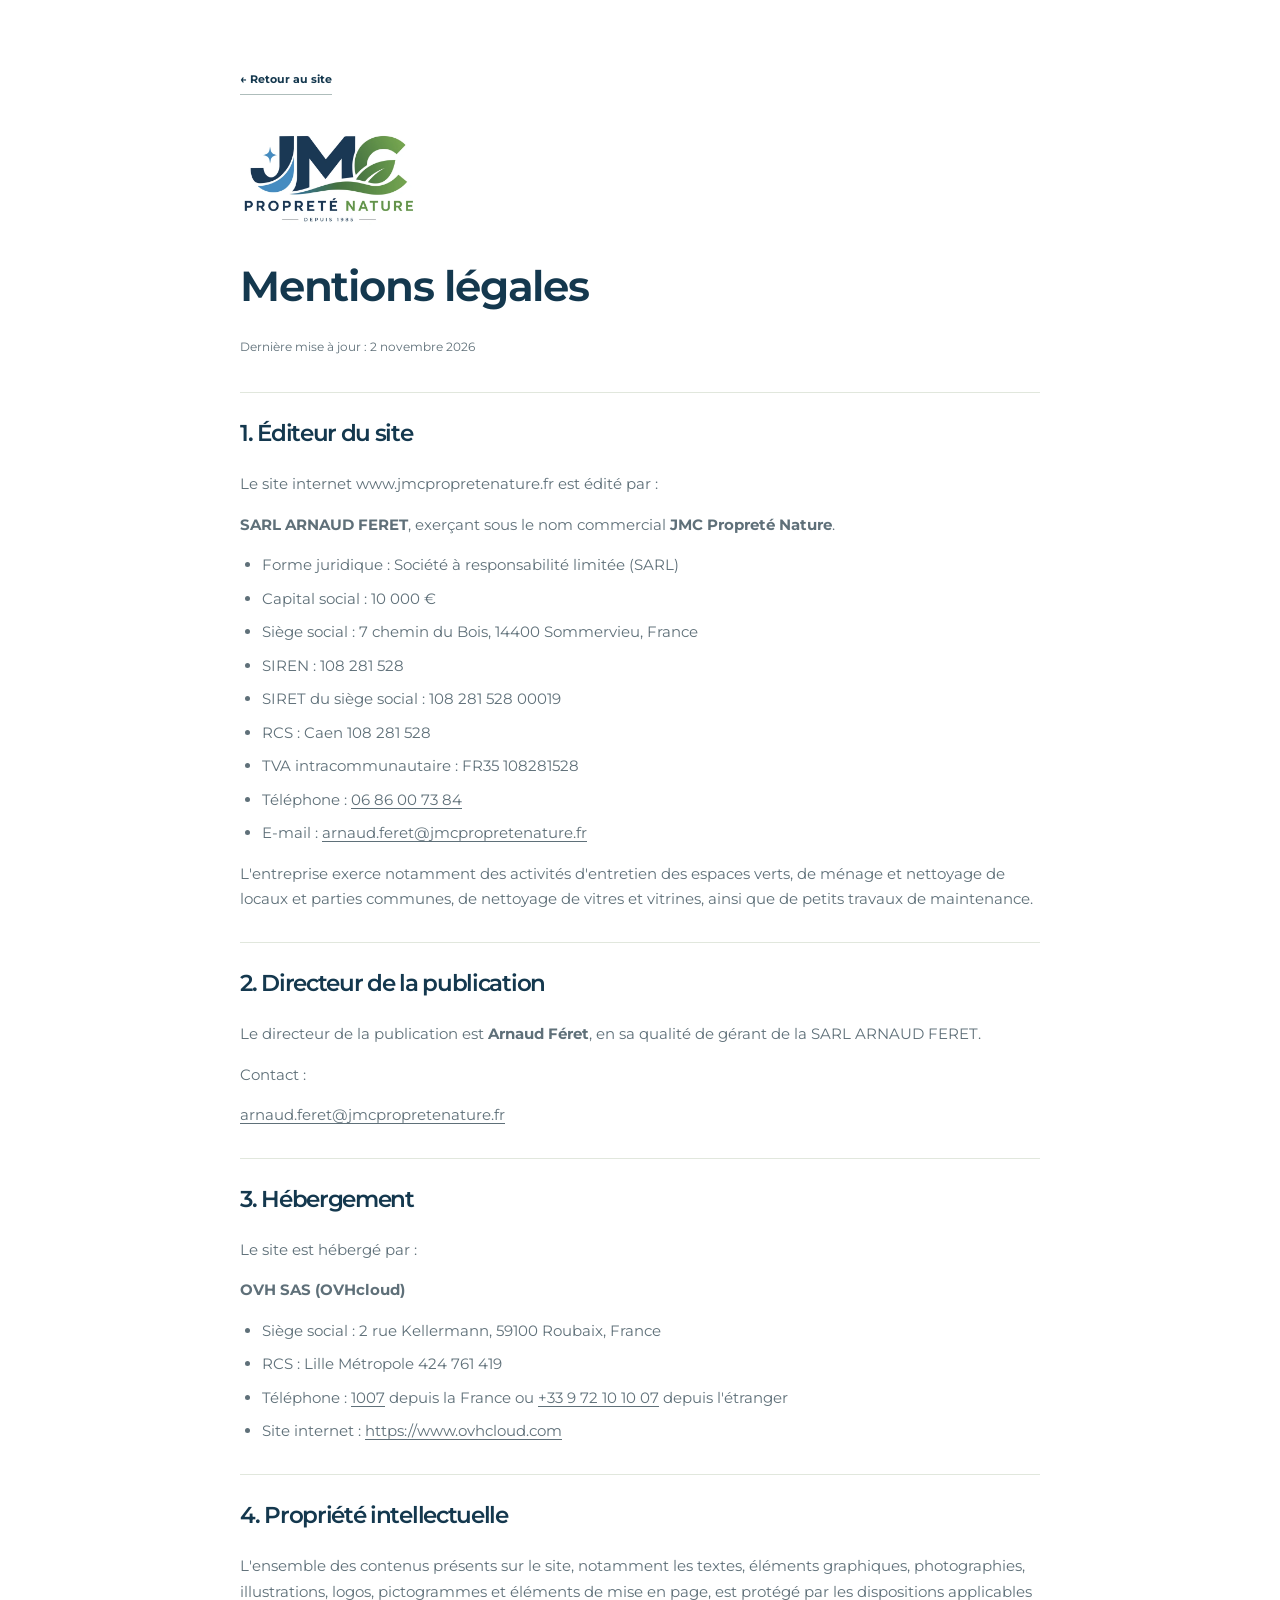
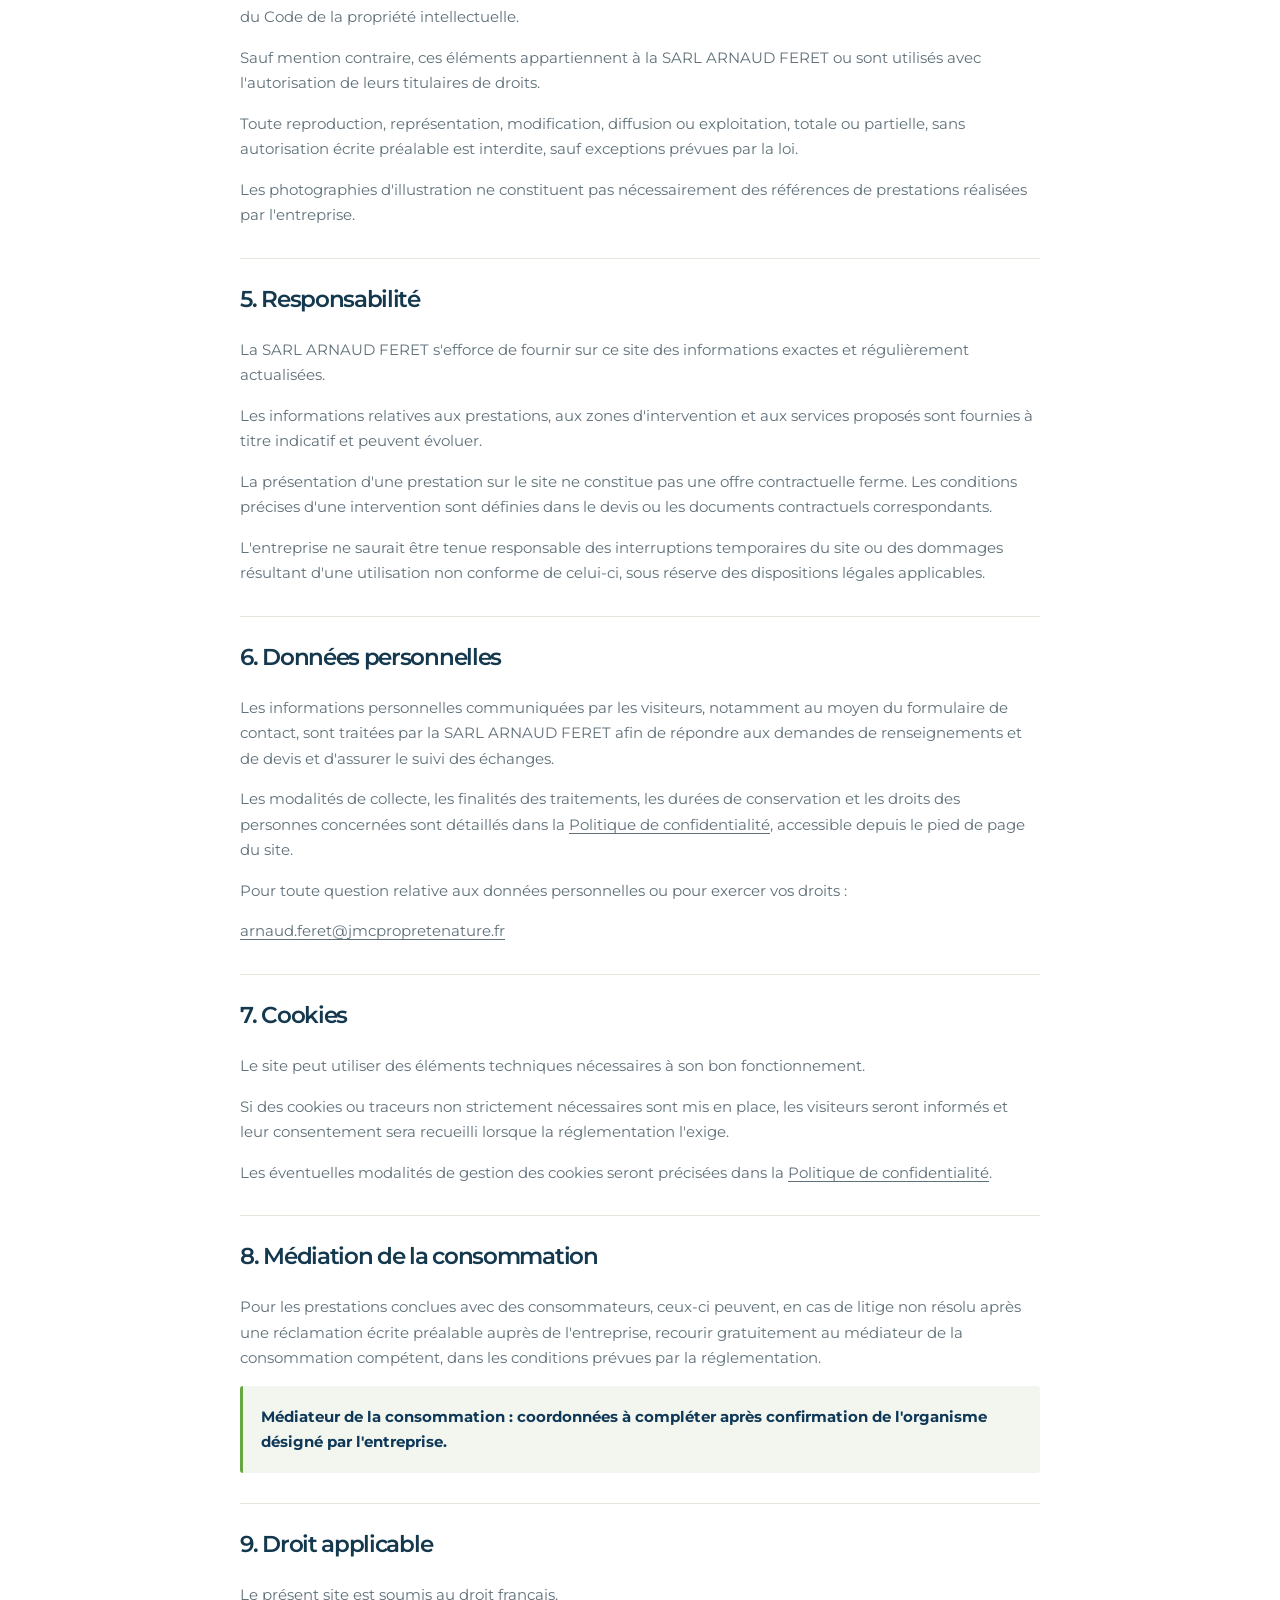
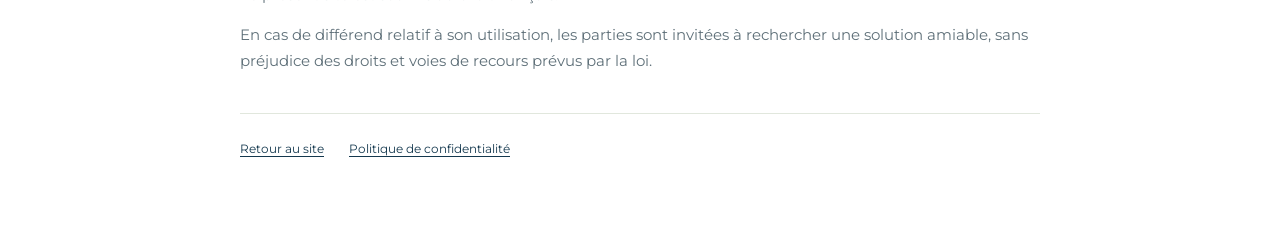
<file: mentions-legales.html>
<!doctype html><html lang="fr"><head><meta charset="utf-8"><meta name="viewport" content="width=device-width,initial-scale=1"><meta name="theme-color" content="#0F3858"><title>Mentions légales | JMC Propreté Nature</title><meta name="description" content="Mentions légales du site JMC Propreté Nature, nom commercial de la SARL ARNAUD FERET."><link rel="icon" href="assets/favicon.png" type="image/png"><link rel="canonical" href="https://jmcpropretenature.fr/mentions-legales.html"><link rel="stylesheet" href="style.css"><style>.legal .brand{display:flex;width:200px;margin:35px 0}.legal h1{font-size:clamp(30px,6vw,42px);letter-spacing:-1.2px}.legal h2{padding-top:24px;margin-top:30px;border-top:1px solid #e1e7dd;font-size:23px;line-height:1.4}.legal a:not(.brand):not(.text-link){text-decoration:underline;text-underline-offset:3px;overflow-wrap:anywhere}.legal li{margin:8px 0;color:var(--muted)}.legal ul{padding-left:22px}.legal .legal-date{font-size:12px;color:var(--muted);margin-bottom:35px}.legal .mediator-pending{background:#f2f6ee;border-left:3px solid #66A742;padding:18px;color:#0F3858;border-radius:3px}.legal-footer{border-top:1px solid #e1e7dd;padding-top:25px;margin-top:40px;display:flex;gap:25px;font-size:12px;flex-wrap:wrap}@media(max-width:700px){.legal{padding:35px 6%}.legal h2{font-size:21px}.legal .brand{width:175px}}</style></head><body><main class="legal"><a class="text-link" href="index.html">← Retour au site</a><a class="brand" href="index.html"><img src="assets/logo-jmc.webp" alt="JMC Propreté Nature — Depuis 1985" width="640" height="348"></a><h1>Mentions légales</h1><p class="legal-date">Dernière mise à jour : 2 novembre 2026</p><h2>1. Éditeur du site</h2><p>Le site internet www.jmcpropretenature.fr est édité par :</p><p><strong>SARL ARNAUD FERET</strong>, exerçant sous le nom commercial <strong>JMC Propreté Nature</strong>.</p><ul><li>Forme juridique : Société à responsabilité limitée (SARL)</li><li>Capital social : 10 000 €</li><li>Siège social : 7 chemin du Bois, 14400 Sommervieu, France</li><li>SIREN : 108 281 528</li><li>SIRET du siège social : 108 281 528 00019</li><li>RCS : Caen 108 281 528</li><li>TVA intracommunautaire : FR35 108281528</li><li>Téléphone : <a href="tel:+33686007384">06 86 00 73 84</a></li><li>E-mail : <a href="mailto:arnaud.feret@jmcpropretenature.fr">arnaud.feret@jmcpropretenature.fr</a></li></ul><p>L&#x27;entreprise exerce notamment des activités d&#x27;entretien des espaces verts, de ménage et nettoyage de locaux et parties communes, de nettoyage de vitres et vitrines, ainsi que de petits travaux de maintenance.</p><h2>2. Directeur de la publication</h2><p>Le directeur de la publication est <strong>Arnaud Féret</strong>, en sa qualité de gérant de la SARL ARNAUD FERET.</p><p>Contact :</p><p><a href="mailto:arnaud.feret@jmcpropretenature.fr">arnaud.feret@jmcpropretenature.fr</a></p><h2>3. Hébergement</h2><p>Le site est hébergé par :</p><p><strong>OVH SAS (OVHcloud)</strong></p><ul><li>Siège social : 2 rue Kellermann, 59100 Roubaix, France</li><li>RCS : Lille Métropole 424 761 419</li><li>Téléphone : <a href="tel:1007">1007</a> depuis la France ou <a href="tel:+33972101007">+33 9 72 10 10 07</a> depuis l&#x27;étranger</li><li>Site internet : <a href="https://www.ovhcloud.com" target="_blank" rel="noopener noreferrer">https://www.ovhcloud.com</a></li></ul><h2>4. Propriété intellectuelle</h2><p>L&#x27;ensemble des contenus présents sur le site, notamment les textes, éléments graphiques, photographies, illustrations, logos, pictogrammes et éléments de mise en page, est protégé par les dispositions applicables du Code de la propriété intellectuelle.</p><p>Sauf mention contraire, ces éléments appartiennent à la SARL ARNAUD FERET ou sont utilisés avec l&#x27;autorisation de leurs titulaires de droits.</p><p>Toute reproduction, représentation, modification, diffusion ou exploitation, totale ou partielle, sans autorisation écrite préalable est interdite, sauf exceptions prévues par la loi.</p><p>Les photographies d&#x27;illustration ne constituent pas nécessairement des références de prestations réalisées par l&#x27;entreprise.</p><h2>5. Responsabilité</h2><p>La SARL ARNAUD FERET s&#x27;efforce de fournir sur ce site des informations exactes et régulièrement actualisées.</p><p>Les informations relatives aux prestations, aux zones d&#x27;intervention et aux services proposés sont fournies à titre indicatif et peuvent évoluer.</p><p>La présentation d&#x27;une prestation sur le site ne constitue pas une offre contractuelle ferme. Les conditions précises d&#x27;une intervention sont définies dans le devis ou les documents contractuels correspondants.</p><p>L&#x27;entreprise ne saurait être tenue responsable des interruptions temporaires du site ou des dommages résultant d&#x27;une utilisation non conforme de celui-ci, sous réserve des dispositions légales applicables.</p><h2>6. Données personnelles</h2><p>Les informations personnelles communiquées par les visiteurs, notamment au moyen du formulaire de contact, sont traitées par la SARL ARNAUD FERET afin de répondre aux demandes de renseignements et de devis et d&#x27;assurer le suivi des échanges.</p><p>Les modalités de collecte, les finalités des traitements, les durées de conservation et les droits des personnes concernées sont détaillés dans la <a href="confidentialite.html">Politique de confidentialité</a>, accessible depuis le pied de page du site.</p><p>Pour toute question relative aux données personnelles ou pour exercer vos droits :</p><p><a href="mailto:arnaud.feret@jmcpropretenature.fr">arnaud.feret@jmcpropretenature.fr</a></p><h2>7. Cookies</h2><p>Le site peut utiliser des éléments techniques nécessaires à son bon fonctionnement.</p><p>Si des cookies ou traceurs non strictement nécessaires sont mis en place, les visiteurs seront informés et leur consentement sera recueilli lorsque la réglementation l&#x27;exige.</p><p>Les éventuelles modalités de gestion des cookies seront précisées dans la <a href="confidentialite.html">Politique de confidentialité</a>.</p><h2>8. Médiation de la consommation</h2><p>Pour les prestations conclues avec des consommateurs, ceux-ci peuvent, en cas de litige non résolu après une réclamation écrite préalable auprès de l&#x27;entreprise, recourir gratuitement au médiateur de la consommation compétent, dans les conditions prévues par la réglementation.</p><p class="mediator-pending"><strong>Médiateur de la consommation : coordonnées à compléter après confirmation de l&#x27;organisme désigné par l&#x27;entreprise.</strong></p><h2>9. Droit applicable</h2><p>Le présent site est soumis au droit français.</p><p>En cas de différend relatif à son utilisation, les parties sont invitées à rechercher une solution amiable, sans préjudice des droits et voies de recours prévus par la loi.</p><div class="legal-footer" role="navigation" aria-label="Liens de bas de page"><a href="index.html">Retour au site</a><a href="confidentialite.html">Politique de confidentialité</a></div></main></body></html>
</file>
<file: style.css>
@font-face{font-family:'Montserrat';font-style:normal;font-weight:100 900;font-display:swap;src:url('assets/fonts/montserrat-variable.ttf') format('truetype')}
:root{--navy:#0F3858;--blue:#208DC7;--green:#66A742;--ink:#14384e;--muted:#5f7079;--cream:#f6f7f2}*{box-sizing:border-box}html{scroll-behavior:smooth;scroll-padding-top:100px}body{margin:0;color:var(--ink);font-family:Montserrat,Arial,sans-serif;font-size:14px;line-height:1.7}a{color:inherit;text-decoration:none}button,input,select,textarea{font:inherit}a:focus-visible,button:focus-visible,summary:focus-visible{outline:3px solid var(--blue);outline-offset:5px}.skip{position:absolute;left:10px;top:-80px;background:white;padding:10px;z-index:10}.skip:focus{top:10px}.topline{background:var(--navy);color:#fff;padding:9px 6%;font-size:10px;letter-spacing:.5px;display:flex;justify-content:space-between}header{padding:22px 6%;display:flex;justify-content:space-between;align-items:center;background:white;position:sticky;top:0;z-index:5;border-bottom:1px solid #edf0ed}.brand{display:inline-flex;flex-direction:column;line-height:1}.brand strong{font-size:43px;font-weight:800;letter-spacing:-3px}.brand strong span{color:var(--green);font-size:36px;display:inline-block;margin-left:6px}.brand small{font-size:8px;letter-spacing:2px;font-weight:700;margin-top:6px}nav{display:flex;align-items:center;gap:30px;font-size:12px;font-weight:600}.button{display:inline-flex;align-items:center;justify-content:space-between;gap:30px;background:var(--navy);color:white;padding:16px 23px;font-size:12px;font-weight:600;border:0;border-radius:4px;cursor:pointer;transition:background .2s,transform .2s}.button:hover{background:#185579;transform:translateY(-2px)}.button span{font-size:20px;line-height:1}.button.small{padding:13px 19px}.menu{display:none}.hero{display:grid;grid-template-columns:1.05fr 1fr;min-height:610px;padding:38px 3% 38px 6%;gap:35px;background:linear-gradient(110deg,#fafbf7,#f3f6ed)}.hero-copy{padding:42px 0}.eyebrow{font-size:10px;font-weight:700;letter-spacing:2px;display:flex;align-items:center;gap:8px;margin:0 0 25px}.eyebrow i{width:6px;height:6px;background:var(--green);border-radius:50%}h1{font-size:clamp(37px,4.3vw,66px);line-height:1.13;letter-spacing:-2.8px;font-weight:650;margin:0 0 25px}h1 em{font-style:normal;color:var(--green)}.intro{max-width:435px;font-size:14px;color:var(--muted);line-height:1.9}.actions{display:flex;align-items:center;gap:25px;margin-top:30px}.text-link{font-size:11px;font-weight:700;display:inline-flex;gap:20px;border-bottom:1px solid #aebdbb;padding-bottom:5px}.hero-meta{display:flex;align-items:center;gap:13px;margin-top:38px;font-size:10px;color:#66756c}.hero-meta b{color:var(--green)}.hero-art{position:relative;border-radius:8px;overflow:hidden;min-height:500px}.hero-art>img{width:100%;height:100%;object-fit:cover;position:absolute}.art-label{position:absolute;bottom:40px;left:25px;right:25px;background:#fffffff2;border-radius:5px;display:flex;align-items:center;gap:18px;padding:20px;font-weight:600;font-size:13px;box-shadow:0 10px 35px #13342a10}.art-label small{display:block;font-weight:400;color:var(--muted);font-size:10px;margin-top:3px}.spark{color:var(--green);font-size:36px}.image-note{position:absolute;bottom:12px;right:18px;font-size:7px;letter-spacing:1px;color:#fff}.audiences{padding:26px 6%;display:flex;align-items:center;justify-content:space-between;border-bottom:1px solid #e4e9e2;gap:15px}.audiences>span{font-size:8px;letter-spacing:1px;color:var(--muted)}.audiences p{font-size:12px;font-weight:600;margin:0}.audiences i{font-style:normal;color:#9fb18a}.section{padding:90px 6%}.section-head{display:flex;justify-content:space-between;align-items:end;margin-bottom:38px;gap:40px}.section-head>p{width:320px;color:var(--muted);font-size:12px;margin:0 0 7px}h2{font-size:36px;line-height:1.25;font-weight:600;letter-spacing:-1.3px;margin:0 0 22px}h3{font-size:18px;line-height:1.4;font-weight:600;letter-spacing:-.4px}.services{display:grid;grid-template-columns:repeat(4,1fr);gap:16px}.service{padding:26px 23px 15px;border-radius:5px;background:#f2f6ee;display:flex;flex-direction:column}.service.blue{background:#eef3f6}.service.sky{background:#eff6f8}.service.sand{background:#f5f3ed}.service-top{display:flex;justify-content:space-between;align-items:center;gap:8px}.icon{font-size:38px;line-height:1.3;color:#588b3b}.blue .icon{color:var(--navy)}.sky .icon{color:var(--blue)}.sand .icon{color:#95825f}.service-top small{font-size:7px;letter-spacing:.7px}.service h3{margin:30px 0 12px}.service>p{font-size:11px;color:var(--muted);margin:0}.service .for{font-size:8px;font-weight:600;color:var(--ink);margin:25px 0 22px}details{border-top:1px solid #d8dfd7;margin-top:auto}summary{font-size:10px;font-weight:600;cursor:pointer;list-style:none;padding:16px 0;display:flex;justify-content:space-between;gap:10px}summary::-webkit-details-marker{display:none}summary span{font-size:16px}details[open] summary span{transform:rotate(90deg)}details div{font-size:11px;padding-bottom:10px}details div a{font-weight:700;color:var(--navy)}.about{display:grid;grid-template-columns:1fr 1.1fr;background:var(--cream);gap:8%;padding:70px 10% 70px 6%}.since{border-radius:5px;background:var(--navy);color:white;padding:45px;position:relative;overflow:hidden;min-height:370px}.since>span{font-size:10px;letter-spacing:1px}.since strong{font-size:100px;letter-spacing:-7px;line-height:1.5;display:block;position:relative;z-index:1;font-weight:500}.since strong span{font-size:44px;color:#a6cd80;vertical-align:top;letter-spacing:0}.since p{font-size:12px;color:#dbe6ed}.rings{width:280px;height:280px;border:1px solid #ffffff20;border-radius:50%;position:absolute;right:-100px;bottom:-100px;box-shadow:0 0 0 30px #ffffff08,0 0 0 60px #ffffff05,0 0 0 90px #ffffff04}.about-copy{padding:10px 0}.about-copy>p:not(.eyebrow){font-size:12px;color:var(--muted)}.about-copy .text-link{margin-top:12px}.area{display:grid;grid-template-columns:1fr 1fr;gap:10%;align-items:center}.area>div>p:not(.eyebrow){max-width:420px;color:var(--muted);font-size:12px}.area .text-link{margin-top:15px}.location-art{min-height:310px;border-radius:6px;position:relative;overflow:hidden;background:repeating-linear-gradient(35deg,transparent 0 60px,#dfe7d840 61px 63px),#edf2e8}.location-art:before{content:'';position:absolute;width:210px;height:210px;border:1px dashed #91ae79;border-radius:50%;top:37px;left:calc(50% - 105px);background:#66a74210}.calvados{position:absolute;left:25px;top:22px;font-size:8px;letter-spacing:2px;color:#75836c}.bessin{position:absolute;top:80px;text-align:center;width:100%;font-size:24px;color:#829477}.pin{font-size:16px;color:var(--green);margin-top:10px}.pin strong{color:var(--navy);background:white;padding:8px 12px;border-radius:4px;margin-left:6px;font-size:14px;box-shadow:0 4px 20px #203e2c0a}.location-art small{position:absolute;bottom:18px;width:100%;text-align:center;font-size:8px;color:#66775e}.route{position:absolute;width:700px;height:50px;border:6px solid #fff;border-radius:40%;transform:rotate(-30deg);top:150px;left:-100px}.r2{transform:rotate(60deg);top:100px;left:-80px}.process{background:#f7f8f5;padding-top:65px;padding-bottom:65px}.process h2{font-size:29px}.steps{display:grid;grid-template-columns:repeat(3,1fr);gap:45px;margin-top:35px}.steps article{border-top:1px solid #d9e0d5;padding-top:20px}.steps span{color:var(--green);font-size:12px;font-weight:600}.steps h3{font-size:14px;letter-spacing:0}.steps p{font-size:11px;color:var(--muted);max-width:270px}.contact{display:grid;grid-template-columns:.9fr 1.1fr;gap:10%;background:var(--navy);color:white}.contact .eyebrow{color:#acd187}.contact h2{font-size:38px}.contact>div>p{font-size:12px;color:#d0dce5}.contact-note{border-top:1px solid #ffffff30;max-width:330px;margin-top:45px;padding-top:22px;font-size:10px}.contact-note strong{color:#bad69c}.contact-note p{color:#c3d1dc}.form-grid{display:grid;grid-template-columns:1fr 1fr;gap:18px}label{display:block;font-size:10px;font-weight:500}input,select,textarea{display:block;width:100%;padding:12px;border:1px solid #ffffff50;border-radius:3px;background:#ffffff08;color:white;margin:6px 0 18px;min-width:0;font-size:12px}input:focus,select:focus,textarea:focus{outline:2px solid #94c96c;outline-offset:2px}select option{color:var(--navy);background:white}.form-grid input,.form-grid select{margin-bottom:0}textarea{margin-top:8px;resize:vertical}form>label{margin-top:18px}textarea::placeholder{color:#c7d3df}.check{display:flex;align-items:start;gap:10px;font-size:9px;color:#d4dfe7;font-weight:400}.check input{width:15px;flex-shrink:0;margin:3px 0}.check a{text-decoration:underline}.contact .button{background:#94c56f;color:#102f24;margin-top:20px}.fine{font-size:8px;color:#d0dce5}#form-result{background:#fff;color:var(--navy);padding:18px;border-radius:4px;font-size:12px;white-space:pre-line}#form-result button{border:1px solid var(--navy);padding:8px 12px;margin-top:12px;background:white;color:var(--navy);cursor:pointer}footer{padding:40px 6% 20px}.footer-main{display:flex;align-items:center;justify-content:space-between;gap:25px;padding-bottom:35px}.footer-main p{font-size:11px;color:var(--muted)}.footer-main>a:last-child{font-size:10px}.footer-bottom{border-top:1px solid #e6eae4;padding-top:20px;display:flex;justify-content:space-between;color:var(--muted);font-size:8px}.footer-bottom div{display:flex;gap:20px}.legal{max-width:850px;margin:auto;padding:65px 25px}.legal h1{font-size:38px}.legal h2{font-size:23px;margin-top:30px}.legal p{color:var(--muted)}@media(min-width:1500px){body{max-width:1600px;margin:auto}}@media(max-width:1000px){nav{gap:18px}.hero{gap:20px}.actions{align-items:start;flex-direction:column;gap:15px}.services{grid-template-columns:repeat(2,1fr)}.hero-art{min-height:460px}.hero-meta{flex-wrap:wrap}.about{gap:5%;padding-right:6%}.since{padding:30px}.since strong{font-size:80px}.audiences{flex-wrap:wrap}.audiences>span{width:100%}}@media(max-width:700px){.topline{font-size:8px}.topline span{display:none}header{padding:16px 6%}.brand strong{font-size:34px}.brand small{font-size:6px}.menu{display:block;background:transparent;border:1px solid #d5dedf;border-radius:4px;padding:8px;color:var(--navy);font-size:11px}nav{display:none;position:absolute;top:100%;left:0;right:0;padding:25px 6%;background:white;box-shadow:0 10px 10px #10385010;align-items:start}nav.open{display:flex;flex-direction:column}.hero{grid-template-columns:1fr;padding:20px 6% 28px;gap:25px}.hero-copy{padding:20px 0 0}h1{font-size:43px;letter-spacing:-1.8px}.hero-art{min-height:350px}.actions{flex-direction:row;align-items:center;gap:18px}.actions .button{font-size:10px;padding:14px;gap:15px}.text-link{font-size:10px}.hero-meta{margin-top:25px;font-size:9px}.audiences{gap:14px;padding-top:20px;padding-bottom:20px}.audiences p{font-size:9px}.audiences i{font-size:12px}.section{padding:55px 6%}.section-head{display:block}.section-head>p{width:auto;max-width:400px}h2{font-size:30px}.services{gap:12px}.service{padding:20px 16px 10px}.service-top{align-items:start;flex-direction:column;gap:8px}.service h3{font-size:17px;margin-top:20px}.service .for{min-height:27px;margin-top:18px}.service p{font-size:10px}summary{font-size:9px}.about,.area,.contact{grid-template-columns:1fr;gap:35px}.about{padding:45px 6%}.since{min-height:270px}.since strong{font-size:88px;line-height:1.3}.area{gap:30px}.steps{grid-template-columns:1fr;gap:20px;margin-top:25px}.steps article{padding-top:15px}.steps h3{margin:8px 0}.steps p{max-width:none}.contact h2{font-size:33px}.contact-note{margin-top:25px;max-width:none}.form-grid{gap:14px}.footer-main{flex-wrap:wrap}.footer-main p{font-size:10px}.footer-bottom{flex-direction:column;gap:15px}.art-label{left:18px;right:18px;bottom:35px;padding:16px}.eyebrow{font-size:9px;letter-spacing:1.5px}}@media(prefers-reduced-motion:reduce){html{scroll-behavior:auto}*{transition:none!important}}
/* V2 — identity, clients and grounded service presentation */
.brand img{display:block;width:178px;max-width:100%;height:auto}.brand{flex-shrink:0}header{padding-top:14px;padding-bottom:14px}nav{gap:26px}.hero{min-height:600px}.hero h1{font-size:clamp(38px,4.2vw,64px);letter-spacing:-2.5px}.service-icon{width:54px;height:54px;object-fit:contain}.service-top{min-height:60px}.service h3{min-height:50px;margin:24px 0 10px}.service>p:not(.for){min-height:94px;line-height:1.85}.service .for{min-height:28px;margin:18px 0 15px}.audiences p{font-size:11px}.clients{padding-bottom:65px}.client-grid{display:grid;grid-template-columns:repeat(4,1fr);gap:28px;margin-top:40px}.client-grid article{padding-top:22px;border-top:2px solid #d9e6d1;display:flex;flex-direction:column}.client-grid article:nth-child(2n){border-color:#d5e8f2}.client-label{font-size:7px;letter-spacing:1px;color:#5b7062;font-weight:600}.client-grid h3{font-size:16px;min-height:44px;margin:15px 0 8px}.client-grid p{font-size:11px;color:var(--muted);margin:0 0 20px}.client-grid a{font-size:10px;font-weight:600;margin-top:auto}.client-grid a:hover,.text-link:hover{color:#206690}.recurring{margin-top:45px;background:#f2f6ee;padding:28px 30px;display:flex;justify-content:space-between;align-items:center;gap:40px;border-radius:5px}.recurring>div{max-width:650px}.recurring .eyebrow{font-size:8px;margin-bottom:10px}.recurring h3{margin:0 0 10px;font-size:20px}.recurring p{margin:0;font-size:11px;color:var(--muted)}.recurring .button{flex-shrink:0;font-size:10px;gap:20px}.area{padding-top:50px}.sector-panel{border:1px solid #dce5d7;border-radius:6px;background:#f4f7f1;padding:35px 38px}.sector-panel .eyebrow{font-size:8px;letter-spacing:1.8px;color:#526b45;margin:0 0 22px}.sector-panel h3{font-size:43px;line-height:1.1;letter-spacing:-1.8px;margin:0}.sector-panel .sector-sub{font-size:24px;color:#487830;margin:3px 0 24px}.sector-line{width:55px;border-top:3px solid var(--green)}.sector-panel dl{margin:25px 0}.sector-panel dl>div{margin:15px 0}.sector-panel dt{font-size:10px;font-weight:600}.sector-panel dd{margin:3px 0 0;font-size:11px;color:var(--muted)}.sector-panel .sector-fine{font-size:9px;line-height:1.8;color:#65775d}.about-copy>p:not(.eyebrow){line-height:1.9}.footer-main .brand img{width:190px}.footer-main{padding-bottom:30px}.contact .button{background:var(--green);color:white}.contact .button:hover{background:#527f37}.legal h1{line-height:1.2}.actions .text-link{white-space:nowrap}.hero-meta{line-height:1.6}.clients .section-head{align-items:end}.since strong span{color:#b0d191}
@media(min-width:1001px) and (max-width:1200px){nav{gap:18px}.brand img{width:160px}.actions{gap:20px;align-items:start;flex-direction:column}.hero h1{font-size:52px}.service{padding-left:18px;padding-right:18px}}
@media(max-width:1000px){.brand img{width:150px}.service h3{min-height:0}.service>p:not(.for){min-height:62px}.client-grid{grid-template-columns:repeat(2,1fr)}.recurring{align-items:start;flex-direction:column;gap:22px}}
@media(max-width:700px){header{padding-top:12px;padding-bottom:12px}.brand img{width:144px}.hero h1{font-size:43px;letter-spacing:-1.8px}.hero-art{min-height:390px}.service-top{min-height:85px}.service-icon{width:48px;height:48px}.service h3{min-height:48px}.service>p:not(.for){min-height:132px}.service .for{min-height:40px}.client-grid{gap:25px 22px;margin-top:26px}.client-grid h3{font-size:15px;min-height:44px}.client-grid p{font-size:10px}.client-label{font-size:7px;letter-spacing:.5px}.recurring{padding:23px;margin-top:30px}.recurring h3{font-size:19px}.area{padding-top:35px}.sector-panel{padding:30px}.footer-main .brand img{width:165px}.audiences p{font-size:9px}.clients{padding-bottom:25px}.form-grid{grid-template-columns:1fr}.contact label{font-size:11px}.check{font-size:10px}.contact .fine{font-size:9px}.footer-bottom{font-size:9px}}
@media(max-width:380px){.services{grid-template-columns:1fr}.service-top{flex-direction:row;align-items:center;min-height:55px}.service h3,.service>p:not(.for),.service .for{min-height:0}.client-grid{grid-template-columns:1fr}.client-grid h3{min-height:0}.actions{align-items:start;flex-direction:column}.hero h1{font-size:37px}}
/* Reading comfort and anchor clearance with the official logo */
html{scroll-padding-top:150px}nav{font-size:13px}.intro{font-size:15px}.section-head>p,.about-copy>p:not(.eyebrow),.area>div>p:not(.eyebrow){font-size:14px}.service>p:not(.for),details div{font-size:13px}.service .for{font-size:10px}.service-top small{font-size:8px}summary{font-size:11px}.client-grid p,.recurring p{font-size:13px}.client-grid a{font-size:11px}.client-label{font-size:8px}.steps p{font-size:13px}.steps h3{font-size:16px}.sector-panel dt{font-size:12px}.sector-panel dd{font-size:13px}.sector-panel .sector-fine{font-size:11px}.contact>div>p{font-size:14px}.contact-note{font-size:12px}label{font-size:12px}input,select,textarea{font-size:14px}.check{font-size:11px}.fine{font-size:10px}.footer-main p{font-size:12px}.footer-bottom{font-size:10px}.legal{font-size:15px}.service>p:not(.for){min-height:126px}.eyebrow{line-height:1.7}
@media(max-width:1000px){.service>p:not(.for){min-height:90px}}
@media(max-width:700px){html{scroll-padding-top:115px}.hero h1{font-size:42px}.service>p:not(.for){min-height:178px;font-size:12px}.service .for{font-size:10px;min-height:48px}.service h3{font-size:17px}.service-top small{font-size:8px}summary{font-size:10px}.client-grid p{font-size:12px}.client-label{font-size:8px}.client-grid h3{font-size:16px;min-height:48px}.check{font-size:11px}.contact label{font-size:12px}.audiences p{font-size:10px}.contact .fine{font-size:10px}}
@media(max-width:380px){.service>p:not(.for),.service .for,.client-grid h3{min-height:0}.hero h1{font-size:37px}}

/* Accueil : photographie pleine surface, sans emplacement ni texte provisoire. */
.hero-photo{margin:0;padding:0;isolation:isolate;background:#466b39;min-height:530px;border-radius:8px;position:relative;overflow:hidden}
.hero-photo picture{position:absolute;inset:0;display:block}
.hero-photo picture img{display:block;width:100%;height:100%;object-fit:cover;object-position:48% 55%}
.hero-photo:after{content:"";position:absolute;inset:70% 0 0;background:linear-gradient(transparent,rgba(8,30,22,.68));pointer-events:none}
.hero-photo figcaption{position:absolute;z-index:1;left:20px;right:20px;bottom:15px;color:white;font-size:10px;line-height:1.6;text-shadow:0 1px 3px #0008}
.hero-photo figcaption a{text-decoration:underline;text-underline-offset:3px}
@media(max-width:1000px) and (min-width:701px){.hero-photo{min-height:520px}.hero-photo picture img{object-position:45% 55%}}
@media(max-width:700px){.hero-photo{min-height:0;aspect-ratio:4/3}.hero-photo picture img{object-position:50% 60%}.hero-photo figcaption{font-size:9px;left:15px;right:15px;bottom:11px}}

/* Portrait du gérant — photographie fournie, sans retouche. */
.director{grid-column:1/-1;display:grid;grid-template-columns:280px minmax(0,1fr);align-items:center;gap:45px;margin-top:18px;padding:38px 0 0;border-top:1px solid #d9e1d5}
.director-portrait{margin:0;aspect-ratio:1;overflow:hidden;border-radius:5px;background:#e6e1d8;max-width:280px}
.director-portrait img{display:block;width:100%;height:100%;object-fit:contain}
.director-copy{max-width:650px}.director-copy .eyebrow{font-size:9px;letter-spacing:1.7px;color:#486e33;margin-bottom:15px}.director-copy h3{font-size:30px;line-height:1.25;letter-spacing:-.9px;font-weight:600;margin:0 0 19px;color:#0F3858}.director-copy>p:not(.eyebrow){font-size:14px;line-height:1.9;color:var(--muted);margin:0 0 14px}.director-signature{border-left:3px solid #66A742;padding-left:15px;margin-top:22px;display:flex;flex-direction:column;gap:2px}.director-signature strong{font-size:15px;font-weight:650}.director-signature span{font-size:11px;color:var(--muted)}
@media(max-width:1000px){.director{gap:30px;grid-template-columns:230px minmax(0,1fr)}.director-copy h3{font-size:27px}}
@media(max-width:700px){.director{grid-template-columns:1fr;gap:27px;margin-top:0;padding-top:30px}.director-portrait{width:230px;max-width:100%;justify-self:start}.director-copy h3{font-size:27px}.director-copy>p:not(.eyebrow){font-size:14px}.director-signature{margin-top:20px}}
.about{row-gap:36px}
@media(max-width:700px){.about{row-gap:35px}}

/* Retour au visuel vectoriel original de la V1. */
.hero-illustration{margin:0;min-height:530px;background:#edf2e8}
.hero-illustration>img{display:block;inset:0;width:100%;height:100%;object-fit:cover;object-position:center}
@media(max-width:700px){.hero-illustration{min-height:0;aspect-ratio:650/680}}

/* Photographie de maison fournie par le client. */
.hero-house{margin:0;min-height:530px;overflow:hidden;background:#edf2e8}
.hero-house>img{display:block;inset:0;width:100%;height:100%;object-fit:cover;object-position:52% 65%}
@media(max-width:700px){.hero-house{min-height:0;aspect-ratio:4/3}.hero-house>img{object-position:center}}

/* Nouveau titre de l’accueil : trois lignes sur grand écran, repli naturel sur mobile. */
.hero h1.hero-title-partner{font-size:clamp(36px,3.35vw,53px);line-height:1.17;letter-spacing:-1.8px}
.hero-title-partner em{color:#66A742}
@media(max-width:1000px) and (min-width:701px){.hero h1.hero-title-partner{font-size:36px;letter-spacing:-1.2px}}
@media(max-width:700px){.hero h1.hero-title-partner{font-size:clamp(27px,8.2vw,35px);line-height:1.18;letter-spacing:-1.1px}.hero-title-partner br{display:none}.hero-title-partner .hero-title-mobile-line{display:block;white-space:nowrap}}
/* Les descriptions s’étirent pour aligner clientèles et liens malgré les longueurs différentes. */
#expertises .service>p:not(.for){flex:1}
#expertises .service>.for{min-height:42px}

/* Titres de la zone d’intervention élargie. */
#secteur .sector-panel h3{font-size:clamp(27px,2.7vw,38px);line-height:1.2;letter-spacing:-1px;text-wrap:balance;margin-bottom:25px}
#secteur>div>h2{text-wrap:balance}
@media(max-width:700px){#secteur .sector-panel h3{font-size:30px}}
.contact-form-title{font-size:24px;margin:0 0 10px;letter-spacing:-.5px}.contact-form-intro{color:#d0dce5;font-size:12px;margin:0 0 25px;line-height:1.8}.form-trap{position:absolute;left:-10000px;width:1px;height:1px;overflow:hidden}.contact button:disabled{opacity:.7;cursor:wait;transform:none}#form-result[data-state=error]{border-left:4px solid #a32b26}#form-result[data-state=success]{border-left:4px solid #66A742}.contact-note a{text-decoration:underline;overflow-wrap:anywhere}
</file>
